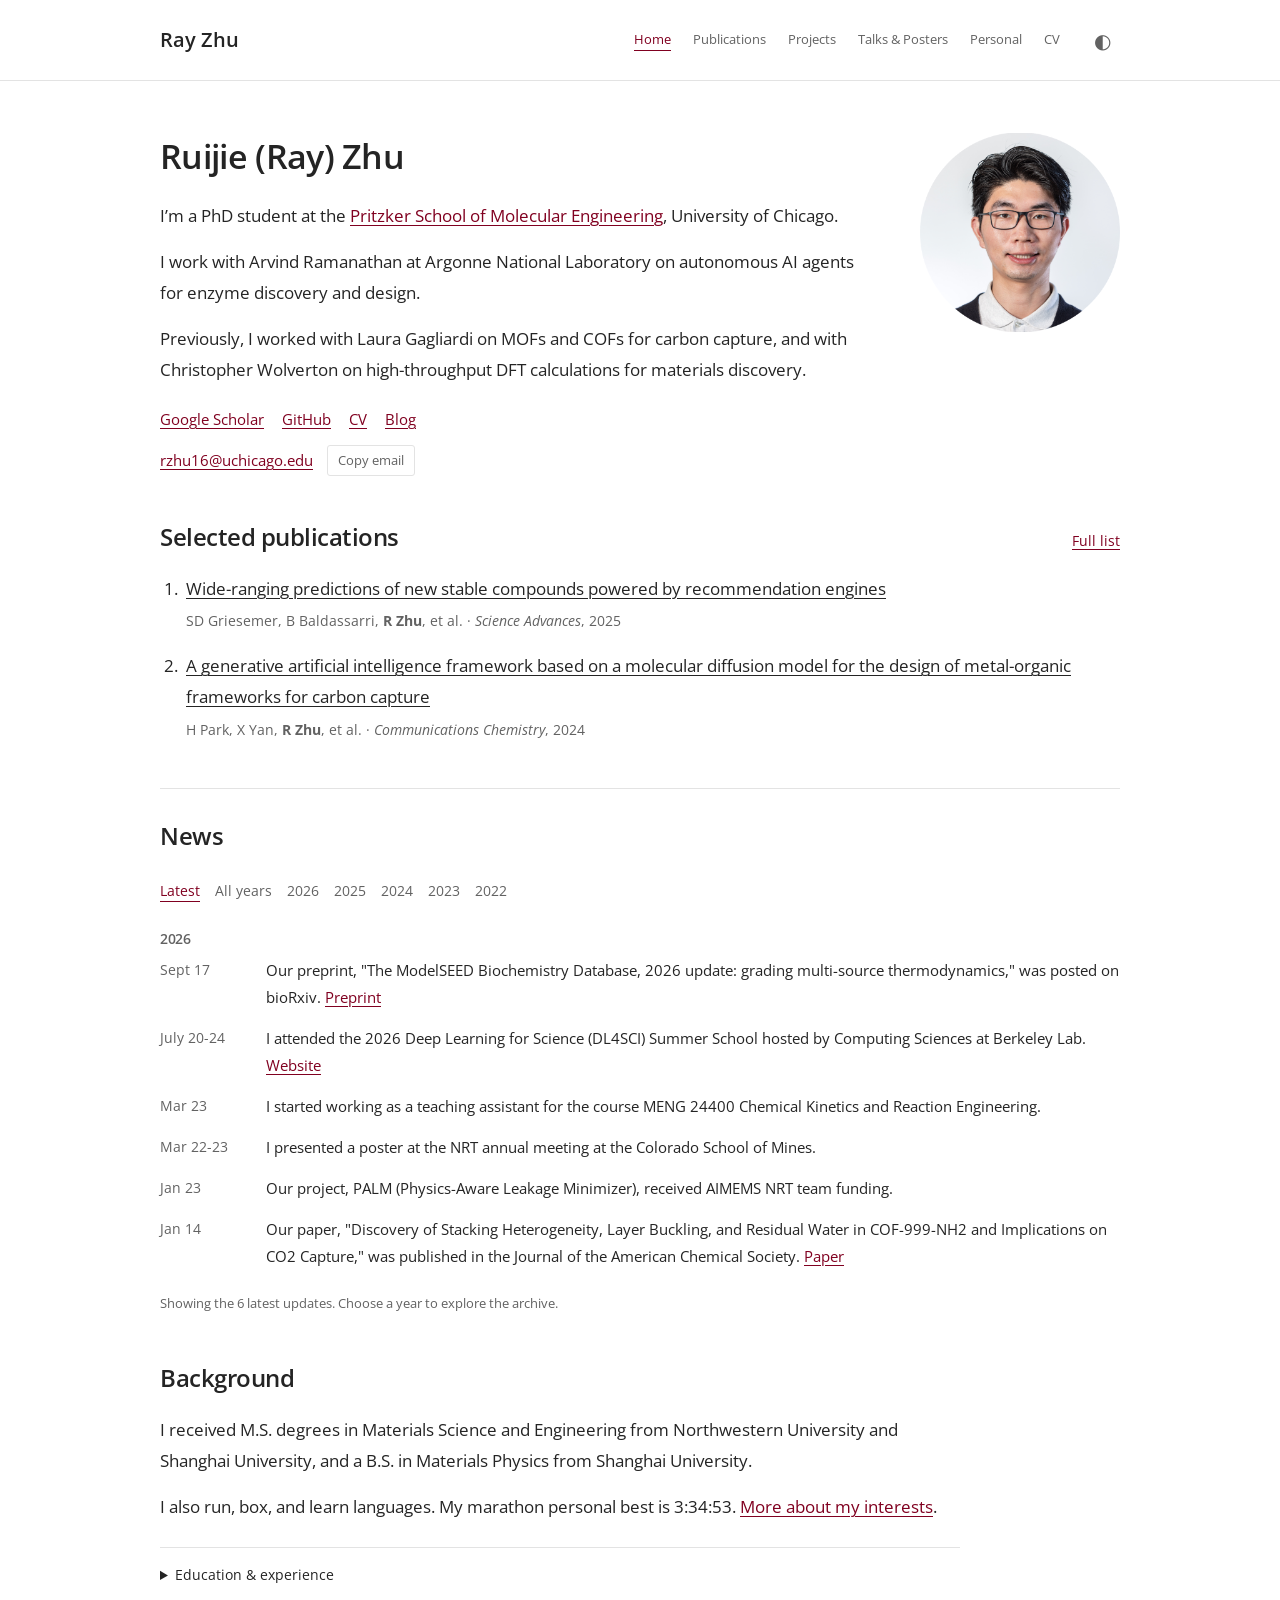
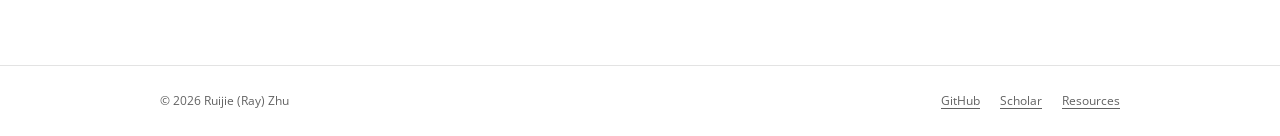
<file: index.html>
<!DOCTYPE html>
<html lang="en">
<head>
    <meta charset="UTF-8">
    <meta name="viewport" content="width=device-width, initial-scale=1.0">
    <meta name="description" content="Ruijie (Ray) Zhu - PhD student at UChicago Pritzker School of Molecular Engineering. Research in agentic AI for biological systems, computational design of MOFs and COFs.">
    <meta property="og:title" content="Ruijie (Ray) Zhu - Home">
    <meta property="og:description" content="PhD student at UChicago PME. Research in agentic AI, computational materials science, and machine learning.">
    <meta property="og:type" content="website">
    <meta property="og:image" content="https://www.ruijiezhu.us/assets/photos/profile.png">
    <title>Ray Zhu — Home</title>
    <link rel="icon" type="image/svg+xml" href="favicon.svg">
    <meta name="color-scheme" content="light dark">
    <script src="theme-init.js"></script>
    <link rel="stylesheet" href="styles.css">
    <link rel="preconnect" href="https://fonts.googleapis.com">
    <link rel="preconnect" href="https://fonts.gstatic.com" crossorigin>
    <link href="https://fonts.googleapis.com/css2?family=Open+Sans:wght@300;400;500;600;700&display=swap" rel="stylesheet">
    <script type="application/ld+json">
    {
        "@context": "https://schema.org",
        "@type": "Person",
        "name": "Ruijie (Ray) Zhu",
        "url": "https://www.ruijiezhu.us",
        "jobTitle": "PhD Student",
        "affiliation": {
            "@type": "Organization",
            "name": "Pritzker School of Molecular Engineering, University of Chicago"
        },
        "alumniOf": [
            {
                "@type": "Organization",
                "name": "Northwestern University"
            },
            {
                "@type": "Organization",
                "name": "Shanghai University"
            }
        ],
        "knowsAbout": ["Computational Materials Science", "Machine Learning", "Metal-Organic Frameworks", "Agentic AI"]
    }
    </script>
</head>
<body>
    <a class="skip-to-content" href="#main-content">Skip to content</a>

    <header class="site-header">
        <div class="header-inner">
            <a href="index.html" class="site-title" aria-label="Ray Zhu, home">Ray Zhu</a>
            <nav class="site-nav" aria-label="Main navigation">
                <button class="nav-toggle" id="nav-toggle" type="button" aria-label="Open navigation" aria-expanded="false" aria-controls="nav-links">Menu <span aria-hidden="true">☰</span></button>
                <ul class="nav-links" id="nav-links">
                    <li><a href="index.html" class="active" aria-current="page">Home</a></li>
                    <li><a href="publications.html">Publications</a></li>
                    <li><a href="project.html">Projects</a></li>
                    <li><a href="poster.html">Talks & Posters</a></li>
                    <li><a href="hobby.html">Personal</a></li>
                    <li><a href="resume.html">CV</a></li>
                </ul>
                <button class="theme-toggle" id="theme-toggle" type="button" aria-label="Switch to dark mode"><span aria-hidden="true">◐</span></button>
            </nav>
        </div>
    </header>

    <main id="main-content" class="content home-page">
        <section class="section intro-section" aria-labelledby="intro-title">
            <div class="intro-layout">
                <div class="intro-text">
                    <h1 id="intro-title">Ruijie (Ray) Zhu</h1>
                    <p>I’m a PhD student at the <a href="https://pme.uchicago.edu/" target="_blank" rel="noopener">Pritzker School of Molecular Engineering</a>, University of Chicago.</p>
                    <p>I work with Arvind Ramanathan at Argonne National Laboratory on autonomous AI agents for enzyme discovery and design.</p>
                    <p>Previously, I worked with Laura Gagliardi on MOFs and COFs for carbon capture, and with Christopher Wolverton on high-throughput DFT calculations for materials discovery.</p>
                    <div class="social-links" aria-label="Profiles and CV">
                        <a href="https://scholar.google.com/citations?user=3KJaM3sAAAAJ&amp;hl=en" target="_blank" rel="noopener">Google Scholar</a>
                        <a href="https://github.com/Ray16" target="_blank" rel="noopener">GitHub</a>
                        <a href="assets/pdfs/Resume.pdf" target="_blank" rel="noopener">CV</a>
                        <a href="https://medium.com/@rayzhu97" target="_blank" rel="noopener">Blog</a>
                    </div>
                    <div class="email-contact">
                        <a id="email-address" href="mailto:rzhu16@uchicago.edu">rzhu16@uchicago.edu</a>
                        <button id="copy-email" type="button" hidden>Copy email</button>
                        <span id="email-status" role="status" aria-live="polite"></span>
                    </div>
                </div>
                <figure class="intro-photo">
                    <picture><img src="assets/photos/profile.png" alt="Ruijie (Ray) Zhu" width="1280" height="1273" fetchpriority="high"></picture>
                </figure>
            </div>
        </section>

        <section class="section selected-section" aria-labelledby="selected-heading">
            <div class="section-heading"><h2 id="selected-heading">Selected publications</h2><a href="publications.html">Full list</a></div>
            <ol class="selected-papers">
                <li><a href="https://www.science.org/doi/full/10.1126/sciadv.adq1431" target="_blank" rel="noopener">Wide-ranging predictions of new stable compounds powered by recommendation engines</a><p>SD Griesemer, B Baldassarri, <strong>R Zhu</strong>, et al. · <em>Science Advances</em>, 2025</p></li>
                <li><a href="https://www.nature.com/articles/s42004-023-01090-2" target="_blank" rel="noopener">A generative artificial intelligence framework based on a molecular diffusion model for the design of metal-organic frameworks for carbon capture</a><p>H Park, X Yan, <strong>R Zhu</strong>, et al. · <em>Communications Chemistry</em>, 2024</p></li>
            </ol>
        </section>

        <section class="section news-section">
            <div class="section-heading"><h2 class="news-title">News</h2></div>

            <div class="news-filter" role="group" aria-label="Filter news by year">
                <button class="news-filter-btn active" data-year="recent" aria-pressed="true">Latest</button>
                <button class="news-filter-btn" data-year="all" aria-pressed="false">All years</button>
                <button class="news-filter-btn" data-year="2026" aria-pressed="false">2026</button>
                <button class="news-filter-btn" data-year="2025" aria-pressed="false">2025</button>
                <button class="news-filter-btn" data-year="2024" aria-pressed="false">2024</button>
                <button class="news-filter-btn" data-year="2023" aria-pressed="false">2023</button>
                <button class="news-filter-btn" data-year="2022" aria-pressed="false">2022</button>
            </div>

            <div class="news-year-group" data-year="2026">
                <h3 class="news-year">2026</h3>
                <p><time datetime="2026-09-17">Sept 17</time> - Our preprint, "The ModelSEED Biochemistry Database, 2026 update: grading multi-source thermodynamics," was posted on bioRxiv. <a href="https://www.biorxiv.org/content/10.64898/2026.09.15.751859.abstract" target="_blank" rel="noopener">Preprint</a></p>
                <p><time datetime="2026-07-20">July 20-24</time> - I attended the 2026 Deep Learning for Science (DL4SCI) Summer School hosted by Computing Sciences at Berkeley Lab. <a href="https://dl4sci-school.lbl.gov/home" target="_blank" rel="noopener">Website</a></p>
                <p><time datetime="2026-03-23">Mar 23</time> - I started working as a teaching assistant for the course MENG 24400 Chemical Kinetics and Reaction Engineering.</p>
                <p><time datetime="2026-03-22">Mar 22-23</time> - I presented a poster at the NRT annual meeting at the Colorado School of Mines.</p>
                <p><time datetime="2026-01-23">Jan 23</time> - Our project, PALM (Physics-Aware Leakage Minimizer), received AIMEMS NRT team funding.</p>
                <p><time datetime="2026-01-14">Jan 14</time> - Our paper, "Discovery of Stacking Heterogeneity, Layer Buckling, and Residual Water in COF-999-NH2 and Implications on CO2 Capture," was published in the Journal of the American Chemical Society. <a href="https://doi.org/10.1021/jacs.5c18608" target="_blank" rel="noopener">Paper</a></p>
                <p><time datetime="2026-01">January</time> - I completed my research mentorship with three middle school students at Francis W. Parker School for the Presidential AI Challenge.</p>
            </div>

            <div class="news-year-group" data-year="2025">
                <h3 class="news-year">2025</h3>
                <p><time datetime="2025-11">November</time> - I started as a visiting student subcontractor at Argonne National Laboratory, working with Arvind Ramanathan on enzyme discovery and design.</p>
                <p><time datetime="2025-09">September</time> - I began developing autonomous AI agents for enzyme design with Arvind Ramanathan.</p>
                <p><time datetime="2025-07-07">July 7-9</time> - I attended the CECAM-US-CENTRAL 2025 Conference Machine Learning Advances for Molecular and Materials Property Prediction at the University of Notre Dame.</p>
                <p><time datetime="2025-07-07">July 7</time> - I started serving as a reviewer for the journal Machine Learning: Science and Technology.</p>
                <p><time datetime="2025-06-25">June 25-27</time> - I attended the AI4Chemistry Summit at NYU.</p>
                <p><time datetime="2025-06-23">June 23</time> - Our collaborative paper "Bayesian Optimization Hackathon for Chemistry and Materials" was posted on ChemRxiv. <a href="https://chemrxiv.org/engage/chemrxiv/article-details/684a100a1a8f9bdab5a80a26" target="_blank" rel="noopener">Link</a></p>
                <p><time datetime="2025-06-21">June 21</time> - Our team PolymerSphere started working on the Open Polymer Challenge.</p>
                <p><time datetime="2025-06-14">June 14</time> - I started working as a research assistant in Dr. Arvind Ramanathan's lab at Argonne.</p>
                <p><time datetime="2025-05-18">May 18</time> - I finished Life Time Chicago Spring Half in 98th place with a finish time of 1:29:57.</p>
                <p><time datetime="2025-05-09">May 9</time> - Our team, Catalyze Q, was featured on the Polsky Center website. <a href="https://polsky.uchicago.edu/2025/05/09/21-teams-tackling-innovations-in-quantum-healthcare-ai-and-more-take-first-steps-toward-commercialization/" target="_blank" rel="noopener">Link</a></p>
                <p><time datetime="2025-04-28">Apr 28</time> - Our paper "Cartesian Equivariant Representations for Learning and Understanding Molecular Orbitals" was posted on ChemRxiv. <a href="https://chemrxiv.org/engage/chemrxiv/article-details/680be389e561f77ed4d5ff22" target="_blank" rel="noopener">Link</a></p>
                <p><time datetime="2025-04-15">Apr 15-29</time> - I participated in the AI + Science Hackathon hosted by the Data Science Institute at UChicago.</p>
                <p><time datetime="2025-03-26">Mar 26</time> - I started serving as professional development chair of the Society of Asian Scientists and Engineers (SASE) UChicago chapter.</p>
                <p><time datetime="2025-01-06">Jan 6</time> - Our paper "A generative artificial intelligence framework based on a molecular diffusion model for the design of metal-organic frameworks for carbon capture" was included in Communications Chemistry’s 2024 Editors' Highlights Collection. <a href="https://www.nature.com/collections/ahijedadcf" target="_blank" rel="noopener">Link</a></p>
                <p><time datetime="2025-01-06">Jan 6</time> - I started working as a research assistant in the PME department at UChicago.</p>
                <p><time datetime="2025-01-03">Jan 3</time> - Our paper "Wide-ranging predictions of new stable compounds powered by recommendation engines" was published in Science Advances. <a href="https://www.science.org/doi/full/10.1126/sciadv.adq1431" target="_blank" rel="noopener">Link</a></p>
            </div>

            <div class="news-year-group" data-year="2024">
                <h3 class="news-year">2024</h3>
                <p><time datetime="2024-12-03">Dec 3-6</time> - I visited UC Berkeley to discuss my ongoing research project.</p>
                <p><time datetime="2024-11-26">Nov 26</time> - Our collaborative paper "Reflections from the 2024 Large Language Model (LLM) Hackathon for Applications in Materials Science and Chemistry" was posted on arXiv. <a href="https://arxiv.org/pdf/2411.15221" target="_blank" rel="noopener">Link</a></p>
                <p><time datetime="2024-11-25">Nov 25-27</time> - I attended Chem AI satellite events. <a href="https://www.acnetwork.nl/chemai#event" target="_blank" rel="noopener">Link</a></p>
                <p><time datetime="2024-11-24">Nov 24</time> - I finished my first marathon in 3:34:53 during the Philadelphia Marathon weekend. <a href="https://drive.google.com/file/d/1-i9LrEKk-AhQtTcShi9JIH2sls6sFC5T/view" target="_blank" rel="noopener">Certificate</a> <a href="https://www.philadelphiamarathon.com/" target="_blank" rel="noopener">Link</a></p>
                <p><time datetime="2024-10-30">Oct 30</time> - The Climate Frontiers: Energy and Climate event was hosted at UChicago. <a href="https://climatefrontiers.event.uchicago.edu/" target="_blank" rel="noopener">Link</a></p>
                <p><time datetime="2024-10-29">Oct 29-31</time> - I attended the 2024 ALCF Hands-on HPC Workshop at Argonne. <a href="https://www.alcf.anl.gov/events/2024-alcf-hands-hpc-workshop" target="_blank" rel="noopener">Link</a></p>
                <p><time datetime="2024-10-18">Oct 18</time> - The first session of the I-Corps program at the Polsky Center started.</p>
                <p><time datetime="2024-10-11">Oct 11</time> - I became a mentor in the Global Mentor Network program at UChicago I-House. <a href="https://ihouse.uchicago.edu/living/global_mentorship_network/" target="_blank" rel="noopener">Link</a></p>
                <p><time datetime="2024-10-10">Oct 10–11</time> - I attended the AI for Multidisciplinary Exploration and Discovery (AIMED) Workshop on Heterogeneous Catalysis. <a href="https://aimedx.github.io/hetcat/#program" target="_blank" rel="noopener">Link</a></p>
                <p><time datetime="2024-10-01">Oct 1 - Nov 12</time> - I attended the ALCF Intro to AI-driven Science on Supercomputers workshop. <a href="https://www.alcf.anl.gov/alcf-ai-science-training-series" target="_blank" rel="noopener">Link</a></p>
                <p><time datetime="2024-09-29">Sept 29</time> - I finished my first half marathon in 1:43:25 during the 2024 HOKA Life Time Chicago Half Marathon. <a href="https://track.rtrt.me/e/LT-CHICAGO-HALF-2024#/tracker/RMKAW3RE/focus" target="_blank" rel="noopener">Link</a></p>
                <p><time datetime="2024-09-27">Sept 27</time> - I presented a poster on behalf of the Gagliardi group during PME orientation week.</p>
                <p><time datetime="2024-09-24">Sept 24-25</time> - I presented a poster at the CD4DC All Hands Meeting. <a href="https://cd4dc.center.uchicago.edu/ahmeetings/" target="_blank" rel="noopener">Link</a></p>
                <p><time datetime="2024-09-19">Sept 19</time> - Our team, CatalyzeQ, was selected to participate in the Polsky I-Corps program. <a href="https://polsky.uchicago.edu/programs-events/polsky-i-corps/" target="_blank" rel="noopener">Link</a></p>
                <p><time datetime="2024-09-13">Sept 13</time> - I attended the 1st Midwest MOF conference. <a href="https://www.midwestmofconference.com/" target="_blank" rel="noopener">Link</a></p>
                <p><time datetime="2024-09-07">Sept 7</time> - I finished in 28th place (39:29) in the Run Mag Mile Chicago 10k run. <a href="https://raceday.enmotive.com/#/events/2024-run-mag-mile-10k-5k/registrants/95eedf3e-052a-42c6-b2b4-c4ae1b8bab90" target="_blank" rel="noopener">Link</a> <a href="https://drive.google.com/file/d/15Tx9yUv4PtRT-i_Ac3XZGLpPSgOAXgyF/view" target="_blank" rel="noopener">Certificate</a></p>
                <p><time datetime="2024-09-02">Sept 2</time> - I started as an NSF-NRT AIMEMS trainee. <a href="https://www.nrt.pme.uchicago.edu/program" target="_blank" rel="noopener">Link</a></p>
                <p><time datetime="2024-08-06">Aug 6-7</time> - I attended the NCHC end-to-end LLM bootcamp hosted by the National Center for High-performance Computing. <a href="https://www.openhackathons.org/s/siteevent/a0CUP00000L45Bx2AJ/se000345" target="_blank" rel="noopener">Link</a></p>
                <p><time datetime="2024-07-31">July 31</time> - I was accepted as an NSF-NRT AIMEMS trainee. <a href="https://www.nrt.pme.uchicago.edu/program" target="_blank" rel="noopener">Link</a></p>
                <p><time datetime="2024-07-23">July 23-24</time> - I attended "AI For Science and Nobel Turing Challenge Initiative Conference". <a href="https://ai4science.sg/ai4sci%2Fntci-conf" target="_blank" rel="noopener">Link</a></p>
                <p><time datetime="2024-07-17">July 17-18</time> - I attended the Artificial Intelligence for Materials Science (AIMS) workshop at NIST. <a href="https://www.nist.gov/news-events/events/2024/07/2024-artificial-intelligence-materials-science-aims-workshop" target="_blank" rel="noopener">Link</a></p>
                <p><time datetime="2024-07-15">July 15-17</time> - I attended the "Frontiers on Computational Reaction Prediction" workshop hosted by CECAM. <a href="https://www.cecam.org/workshop-details/frontiers-of-computational-reaction-prediction-1348#:~:text=Achieving%20further%20breakthroughs%20that%20generalize,optimization%2C%20microkinetic%20modeling%2C%20and%20generative" target="_blank" rel="noopener">Link</a></p>
                <p><time datetime="2024-07-09">July 9-13</time> - I attended "Summer Virtual Workshop on Machine Learning Performance and Scalability" hosted by NCA Delta Project Office.</p>
                <p><time datetime="2024-07-08">July 8-26</time> - I attended the SciFM Summer School organized by the University of Michigan and Argonne. <a href="https://scifm.ai/summer_school.html" target="_blank" rel="noopener">Link</a></p>
                <p><time datetime="2024-07-03">July 3</time> - Our team (Agent 47 Materials) won first place in the AI4Science Hackathon. <a href="https://ai4science.io/home_zh.html" target="_blank" rel="noopener">Link</a> <a href="https://drive.google.com/file/d/1XassXmJ7qTkqrutXxbYdYjT_inDI_Qnv/view" target="_blank" rel="noopener">Slides</a></p>
                <p><time datetime="2024-06-28">June 28</time> - I attended "Crash Course in Supercomputing" hosted by LBNL. <a href="https://www.nersc.gov/users/training/events/2024/hpc-crash-course-jun2024" target="_blank" rel="noopener">Link</a></p>
                <p><time datetime="2024-06-26">June 26</time> - Our team advanced to the final round of the AI4Science Hackathon. <a href="https://github.com/oytang/Agent47-Material" target="_blank" rel="noopener">Code</a> <a href="https://ai4science.io/home.html" target="_blank" rel="noopener">Website</a></p>
                <p><time datetime="2024-06-26">June 26</time> - I attended "Expanding AI and next generation simulation tools to accelerate scientific discovery" hosted by C&amp;EN and Microsoft. <a href="https://drive.google.com/file/d/1aKDPWeQGOj_Hz6DfG1SAPdSa-SfjaO74/view" target="_blank" rel="noopener">Link</a></p>
                <p><time datetime="2024-06-25">June 25-26</time> - I attended "Future of Materials Discovery Workshop" hosted by University College London. <a href="https://sites.google.com/view/future-of-materials-discovery/home?authuser=0" target="_blank" rel="noopener">Link</a></p>
                <p><time datetime="2024-06-14">June 14</time> - I completed my first paper review for the journal Transactions on Knowledge Discovery from Data.</p>
                <p><time datetime="2024-06-13">June 13</time> - I participated in the AI4S Cup - OpenLAM Challenge - LAM Crystal Philately. <a href="https://www.bohrium.com/en/competitions/8821838186?tab=introduce" target="_blank" rel="noopener">Link</a></p>
                <p><time datetime="2024-06-11">June 11</time> - I joined the Catalyst Design for Decarbonization Center (CD4DC), funded by the DOE. <a href="https://cd4dc.center.uchicago.edu/people/" target="_blank" rel="noopener">Link</a></p>
                <p><time datetime="2024-06-10">June 10</time> - Our work appeared in the June 2024 DOE NETL Carbon Capture Newsletter. <a href="https://netl.doe.gov/sites/default/files/publication/NETL-June-2024-Carbon-Capture-Newsletter.pdf" target="_blank" rel="noopener">Link</a></p>
                <p><time datetime="2024-06-10">June 10-14</time> - I remotely attended the AI&equiv;Science: Strengthening the Bond Between the Sciences and Artificial Intelligence Workshop hosted by the Simons Institute. <a href="https://simons.berkeley.edu/workshops/aiscience-strengthening-bond-between-sciences-artificial-intelligence" target="_blank" rel="noopener">Link</a></p>
                <p><time datetime="2024-05-30">May 30</time> - I scored 98 in TOPIK II 2024. <a href="https://drive.google.com/file/d/1kuPDvWdYxSCmh-yP9-8VWE53ICftO065/view" target="_blank" rel="noopener">Certificate</a></p>
                <p><time datetime="2024-05-27">May 27</time> - I wrote a blog post titled "Hackathon 101". <a href="https://ray-zhu.ghost.io/hackathon-101/" target="_blank" rel="noopener">Blog</a></p>
                <p><time datetime="2024-05-24">May 24</time> - I wrote a blog post titled "How we won reincarnate prize for LLM hackathon for applications in materials and chemistry 2024". <a href="https://ray-zhu.ghost.io/llmy_way/" target="_blank" rel="noopener">Blog</a></p>
                <p><time datetime="2024-05-13">May 13-17</time> - I attended the "Data Sciences for Mesoscale and Macroscale Materials Models" workshop organized by the Institute for Mathematical and Statistical Innovation (IMSI) at the University of Chicago. <a href="https://www.imsi.institute/activities/data-driven-materials-informatics/data-sciences-for-mesoscale-and-macroscale-materials-models/" target="_blank" rel="noopener">Link</a></p>
                <p><time datetime="2024-05-10">May 10</time> - Our team won the "reincarnate prize" at the LLM Hackathon. <a href="https://medium.com/@blaiszik/llms-to-accelerate-discovery-in-materials-science-and-chemistry-refections-on-a-hackathon-b8364ca32242" target="_blank" rel="noopener">Medium</a> <a href="https://github.com/llmhackathon" target="_blank" rel="noopener">Code</a></p>
                <p><time datetime="2024-05-09">May 9</time> - We successfully completed the AI+Science hackathon. <a href="https://github.com/Ray16/ai-sci-hackathon-2024-molecular-nexus" target="_blank" rel="noopener">Code</a> <a href="https://drive.google.com/file/d/1T691MLxk3H7vljk_Yr_jlg427a08m1Z6/view" target="_blank" rel="noopener">Slides</a> <a href="https://drive.google.com/file/d/1oZBPNKOGnk7Bu4-bG-2tfbSvn53wcBas/view" target="_blank" rel="noopener">Certificate</a></p>
                <p><time datetime="2024-05-08">May 8-9</time> - I participated in the Large Language Model (LLM) Hackathon for applications in chemistry and materials science. <a href="https://www.eventbrite.com/e/llm-hackathon-for-applications-in-materials-and-chemistry-tickets-868303598437" target="_blank" rel="noopener">Link</a></p>
                <p><time datetime="2024-05-06">May 6-9</time> - I participated in the AI+Science Hackathon organized by the Data Science Institute (DSI) at the University of Chicago. <a href="https://datascience.uchicago.edu/events/aiscience-hackathon/" target="_blank" rel="noopener">Link</a></p>
                <p><time datetime="2024-04-30">Apr 30</time> - Our working paper "Deep Learning for Molecular Orbitals" was posted on ChemRxiv. <a href="https://chemrxiv.org/engage/chemrxiv/article-details/662ee02121291e5d1df872da" target="_blank" rel="noopener">Link</a></p>
                <p><time datetime="2024-04-22">Apr 22 - May 6</time> - I participated in MLMR's annual materials informatics competition 2024.</p>
                <p><time datetime="2024-04-22">April 22-26</time> - I attended the "Learning Collective Variables and Coarse-Grained Models" workshop organized by the Institute for Mathematical and Statistical Innovation (IMSI) at the University of Chicago. <a href="https://www.imsi.institute/activities/data-driven-materials-informatics/learning-collective-variables-and-coarse-grained-models/" target="_blank" rel="noopener">Link</a></p>
                <p><time datetime="2024-04-08">April 8-12</time> - I attended the "Machine Learning Force Fields" workshop organized by the Institute for Mathematical and Statistical Innovation (IMSI) at the University of Chicago. <a href="https://www.imsi.institute/activities/data-driven-materials-informatics/machine-learning-force-fields/" target="_blank" rel="noopener">Link</a></p>
                <p><time datetime="2024-03-29">Mar 29</time> - Our team placed sixth in the Bayesian Optimization Hackathon. We found that Thompson sampling was twice as efficient in finding high-performing metal-organic framework (MOF) candidates compared to random sampling. <a href="https://github.com/AC-BO-Hackathon/real-world-pme-no-hikari" target="_blank" rel="noopener">Code</a> <a href="https://ac-bo-hackathon.github.io/projects/project-09-pme-no-hikari/" target="_blank" rel="noopener">Link</a></p>
                <p><time datetime="2024-03-27">Mar 27-29</time> - I participated in the Bayesian Optimization Hackathon for Chemistry and Materials organized by the Acceleration Consortium at the University of Toronto. <a href="https://ac-bo-hackathon.github.io/" target="_blank" rel="noopener">Link</a> <a href="https://github.com/AC-BO-Hackathon/real-world-pme-no-hikari" target="_blank" rel="noopener">GitHub</a> <a href="https://www.youtube.com/watch?v=l0aVZDMwIMU" target="_blank" rel="noopener">YouTube</a> <a href="https://drive.google.com/file/d/1T4FnphOViLm7uFTTNbFMfZBs-r0cWuP1/view?pli=1" target="_blank" rel="noopener">Slides</a></p>
                <p><time datetime="2024-03-25">Mar 25-29</time> - I attended the "Machine Learning in Electronic-Structure Theory" workshop organized by the Institute for Mathematical and Statistical Innovation (IMSI) at the University of Chicago. <a href="https://www.imsi.institute/activities/data-driven-materials-informatics/machine-learning-in-electronic-structure-theory/" target="_blank" rel="noopener">Link</a></p>
                <p><time datetime="2024-03-11">Mar 11-15</time> - I attended the "Materials Informatics: Tutorials and Hands-On" workshop organized by the Institute for Mathematical and Statistical Innovation (IMSI) at the University of Chicago. <a href="https://www.imsi.institute/activities/data-driven-materials-informatics/materials-informatics-tutorials-and-hands-on/" target="_blank" rel="noopener">Link</a></p>
                <p><time datetime="2024-03-01">Mar 1</time> - I presented my Classical Molecular and Materials Modeling term project. <a href="https://www.youtube.com/watch?v=LE7n3lz_0Iw" target="_blank" rel="noopener">YouTube</a></p>
                <p><time datetime="2024-02-14">Feb 14</time> - I presented a poster at the PME admitted student visit weekend.</p>
                <p><time datetime="2024-02-14">Feb 14</time> - Our work on isoreticular design of pcu MOFs for CO2 capture was published in Nature Communications Chemistry. <a href="https://www.nature.com/articles/s42004-023-01090-2" target="_blank" rel="noopener">Link</a> <a href="https://communities.springernature.com/posts/generative-ai-and-gpu-accelerated-computing-accelerate-the-discovery-of-future-energy-materials" target="_blank" rel="noopener">Behind the paper</a></p>
                <p><time datetime="2024-02-09">Feb 9</time> - Our Argonne team won HPCwire’s Editors’ Choice Award for Best Use of High-Performance Data Analysis &amp; Artificial Intelligence. <a href="https://www.hpcwire.com/off-the-wire/argonne-computing-research-wins-accolades/" target="_blank" rel="noopener">Link</a></p>
                <p><time datetime="2024-02-09">Feb 9</time> - I made a poster for the PME Lunar New Year celebration. <a href="https://drive.google.com/file/d/1dCipgt9k_0-EaUfHgg2mfjCZ7JXmfd-P/view" target="_blank" rel="noopener">Link</a></p>
                <p><time datetime="2024-02-07">Feb 7</time> - Our work on MOF+AI was featured in Argonne News. <a href="https://www.anl.gov/article/argonne-computing-research-wins-accolades" target="_blank" rel="noopener">Link</a></p>
                <p><time datetime="2024-01-05">Jan 5</time> - I joined the Gagliardi group at the University of Chicago. <a href="https://cd4dc.center.uchicago.edu/" target="_blank" rel="noopener">Link</a></p>
            </div>

            <div class="news-year-group" data-year="2023">
                <h3 class="news-year">2023</h3>
                <p><time datetime="2023-10-17">Oct 17</time> - I delivered a talk at the CD4DC All Hands Meeting at the University of Chicago. <a href="https://drive.google.com/file/d/1K9Yv6NCoct1jTi523gx9C-fu4IpzY8kH/view" target="_blank" rel="noopener">Link</a></p>
                <p><time datetime="2023-09-26">Sept 26</time> - I started my PhD at the Pritzker School of Molecular Engineering (PME) at the University of Chicago.</p>
                <p><time datetime="2023-07-27">July 27</time> - I delivered a talk at the group meeting at LLNL.</p>
                <p><time datetime="2023-07-27">July 27</time> - I delivered a talk at the 2023 Artificial Intelligence for Materials Science (AIMS) meeting. <a href="https://www.nist.gov/news-events/events/2023/07/artificial-intelligence-materials-science-aims-workshop" target="_blank" rel="noopener">Link</a><a href="https://www.youtube.com/watch?v=gXU6pZXFn4E" target="_blank" rel="noopener">Presentation</a></p>
                <p><time datetime="2023-07-18">July 18</time> - I made a YouTube video about Yosemite. <a href="https://www.youtube.com/watch?v=WOPsJRe2Ook" target="_blank" rel="noopener">Link</a></p>
                <p><time datetime="2023-07-13">July 13</time> - I delivered a talk at the Computational Chemistry and Materials Science Summer Institute student meeting.</p>
                <p><time datetime="2023-07-04">July 4</time> - I made a YouTube video about San Francisco. <a href="https://www.youtube.com/watch?v=haESfPFnzu4" target="_blank" rel="noopener">Link</a></p>
                <p><time datetime="2023-06-29">June 29</time> - Our paper "End-to-end AI framework for interpretable prediction of molecular and crystal properties" was published in Machine Learning: Science and Technology. <a href="https://iopscience.iop.org/article/10.1088/2632-2153/acd434" target="_blank" rel="noopener">Link</a></p>
                <p><time datetime="2023-06-28">June 28</time> - The code for GHP-MOFassemble was released on GitHub. <a href="https://github.com/hyunp2/ghp_mof" target="_blank" rel="noopener">Link</a></p>
                <p><time datetime="2023-06-14">June 14</time> - Our paper "GHP-MOFassemble: Diffusion modeling, high throughput screening, and molecular dynamics for rational discovery of novel metal-organic frameworks for carbon capture at scale" was posted on arXiv. <a href="https://arxiv.org/abs/2306.08695" target="_blank" rel="noopener">Link</a></p>
                <p><time datetime="2023-06-05">June 5</time> - I started my internship as a Computational Chemistry and Materials Science (CCMS) Summer Institute Fellow at Lawrence Livermore National Laboratory.</p>
                <p><time datetime="2023-05-31">May 31</time> - I completed my Predoctoral Appointee position at Argonne National Laboratory.</p>
                <p><time datetime="2023-05-22">May 22</time> - The Science Olympiad varsity team I coached at Marie Murphy School finished in sixth place at the national competition. Congrats!</p>
                <p><time datetime="2023-04-25">April 25</time> - The Science Olympiad varsity team I coached at Marie Murphy School advanced to the national competition. Congrats!</p>
                <p><time datetime="2023-04-12">April 12</time> - I delivered a talk at the AIChE Midwest Regional Conference.</p>
                <p><time datetime="2023-04-05">April 5</time> - Our code for our diffusion-model-based metal-organic framework (MOF) generation algorithm for carbon capture was released on GitLab. <a href="https://gitlab.com/ray166/MOF_workflow" target="_blank" rel="noopener">Link</a></p>
                <p><time datetime="2023-04-03">April 3</time> - I accepted a PhD offer from the UChicago Pritzker School of Molecular Engineering.</p>
                <p><time datetime="2023-04-03">April 3</time> - I started as a Predoctoral Appointee at Argonne National Laboratory.</p>
                <p><time datetime="2023-04-02">April 2</time> - I posted my first YouTube video on half marathon training preparation. <a href="https://www.youtube.com/watch?v=VDjwiRCT5aQ" target="_blank" rel="noopener">Video</a></p>
                <p><time datetime="2023-03-12">Mar 12</time> - The Science Olympiad varsity team I coached at Marie Murphy School advanced to the state competition. Congrats!</p>
                <p><time datetime="2023-03-02">Mar 2-4</time> - I visited the Materials Science department at Carnegie Mellon University.</p>
                <p><time datetime="2023-02-23">Feb 23-25</time> - I visited the UChicago Pritzker School of Molecular Engineering. <a href="https://drive.google.com/file/d/1jRCjKbdDBN5EpNQdB40SoO6fILyR-Qud/view" target="_blank" rel="noopener">Photo</a></p>
                <p><time datetime="2023-02-23">Feb 23</time> - I submitted an abstract to the AIChE Midwest Regional Conference. <a href="https://drive.google.com/file/d/1CeE5TU0KiPoZXXHN-Wsewc2m1SwDM8s2/view" target="_blank" rel="noopener">Abstract</a></p>
                <p><time datetime="2023-02-21">Feb 21-23</time> - I presented a poster at the MaRDA Annual Meeting. <a href="https://drive.google.com/file/d/1jRCjKbdDBN5EpNQdB40SoO6fILyR-Qud/view" target="_blank" rel="noopener">Poster</a></p>
                <p><time datetime="2023-02-07">Feb 7</time> - I wrote a blog post about my experience participating in iQuHack 2023. <a href="https://rayzhu97.medium.com/what-i-learned-from-iquhack-2023-92c456067cd5" target="_blank" rel="noopener">Blog</a></p>
                <p><time datetime="2023-01-27">Jan 27-29</time> - I participated in the iQuHack Quantum Computing Hackathon hosted by MIT iQuISE. <a href="https://www.iquise.mit.edu/iQuHACK/2023-01-27" target="_blank" rel="noopener">Website</a> <a href="https://github.com/Ray16/2023_CovalentxIBM/tree/main/team_solutions/Im_ThinQing" target="_blank" rel="noopener">GitHub</a> <a href="https://rayzhu97.medium.com/iquhack-quantum-travel-website-4555a0feb44a" target="_blank" rel="noopener">Blog</a></p>
                <p><time datetime="2023-01-22">Jan 22</time> - I passed JLPT N1. <a href="https://drive.google.com/file/d/1WsH1WhU1g-FXp1LIXwkZTpJaUN1Y9Jcw/view" target="_blank" rel="noopener">Certificate</a></p>
                <p><time datetime="2023-01-19">Jan 19-21</time> - I participated in the Solid-state Materials Chemistry and Data Science Hackathon (SSMCDST) hosted by Lehigh University. <a href="https://drive.google.com/file/d/1GsUdrjdUTQh5gAexi2erCeY1kESDz19o/view" target="_blank" rel="noopener">Final Presentation</a><a href="https://ssmcdat2020.mse.utah.edu/projects/" target="_blank" rel="noopener">Website</a></p>
                <p><time datetime="2023-01-17">Jan 17</time> - I wrote a blog post on my experience as a master’s student in Materials Engineering at Northwestern. <a href="https://rayzhu97.medium.com/what-is-it-like-to-be-a-masters-student-in-materials-science-at-northwestern-part-i-532602e3fdbd" target="_blank" rel="noopener">Blog</a></p>
                <p><time datetime="2023-01-02">Jan 2</time> - I wrote a blog post on my recent work on i-MAX phases. <a href="https://rayzhu97.medium.com/what-are-in-plane-ordered-max-phases-145293a0ce62" target="_blank" rel="noopener">Blog</a></p>
            </div>

            <div class="news-year-group" data-year="2022">
                <h3 class="news-year">2022</h3>
                <p><time datetime="2022-12-27">Dec 27</time> - I shared a blog post about computational materials science.</p>
                <p><time datetime="2022-12-22">Dec 22</time> - Our paper "End-to-end AI Framework for Interpretable Prediction of Molecular and Crystal Properties" was posted on arXiv. <a href="https://arxiv.org/pdf/2212.11317" target="_blank" rel="noopener">Paper</a></p>
                <p><time datetime="2022-12-10">Dec 10</time> - I graduated from Northwestern University with a master’s degree in Materials Science and Engineering.</p>
                <p><time datetime="2022-12-04">Dec 4</time> - I took the Japanese Language Proficiency Test (JLPT) N1.</p>
                <p><time datetime="2022-11-27">Nov 27-Dec 1</time> - I participated in the Battery Informatics &amp; ML Competition hosted by NIST and TRI.</p>
                <p><time datetime="2022-11-24">Nov 24</time> - I started coaching Science Olympiad at Marie Murphy School.</p>
                <p><time datetime="2022-10-08">Oct 8</time> - I finished in 99th place in Abbott Chicago 5k. <a href="https://drive.google.com/file/d/14I3kXi-6gLv31zUFpxnNs9udkay7cHkL/view" target="_blank" rel="noopener">Certificate</a> <a href="https://events.hakuapp.com/events/317e5f2eba1b37a72866/event_results" target="_blank" rel="noopener">Result</a></p>
                <p><time datetime="2022-10-06">Oct 6</time> - I started mentoring students at Nichols Middle School. <a href="https://sites.northwestern.edu/morningmentors/meet-the-mentors/" target="_blank" rel="noopener">Morning Mentor</a></p>
                <p><time datetime="2022-09-28">Sept 28</time> - I contributed to XSEDE and NERSC proposals that were awarded high-performance computing resources.</p>
                <p><time datetime="2022-09-28">Sept 28</time> - I presented a rapid-fire research talk at the QMT Journal Club meeting. <a href="https://docs.google.com/presentation/d/1h_0T1h1DVRgaxm9tVMxPCfCcxigFjV_b/edit?slide=id.p1#slide=id.p1" target="_blank" rel="noopener">Slide</a></p>
                <p><time datetime="2022-08-31">Aug 31</time> - I delivered a group presentation at a Wolverton group meeting. <a href="https://drive.google.com/file/d/1-JdYmYXlbAn9uMkpz-bPd2XAcyPM4irX/view" target="_blank" rel="noopener">Slide</a></p>
                <p><time datetime="2022-08-11">Aug 11</time> - I developed code for calculating site-specific chemical similarity of materials. <a href="https://github.com/Ray16/site-specific-chemical-similarity" target="_blank" rel="noopener">GitHub link</a></p>
                <p><time datetime="2022-08-08">Aug 8-12</time> - I attended the Machine Learning for Materials Research (MLMR) Seminar 2022 hosted by UMD. <a href="https://drive.google.com/file/d/16Tij0B7Es06yjogDTFDeZlL7TwX0Ggqn/view" target="_blank" rel="noopener">Group Picture</a></p>
                <p><time datetime="2022-08-04">Aug 4</time> - I wrote two extractor scripts for materials data visualization on Clowder. <a href="https://drive.google.com/file/d/1f0Th1Jf1QQG0NVvoRO0P9iobGYlOxsBJ/view" target="_blank" rel="noopener">Slide</a></p>
                <p><time datetime="2022-08-01">Aug 1-5</time> - I attended the 2022 MaRDA Summer Hackathon at Georgia Tech. <a href="https://github.com/marda-alliance/MDI-Provider-Integration-Interoperability/wiki/MaRDA-Summer-Hackathon-2022" target="_blank" rel="noopener">GitHub</a> <a href="https://drive.google.com/file/d/1Sh5-iQHYTwAXS3lvaBadifqTmhyrJI16/view" target="_blank" rel="noopener">Photo</a></p>
                <p><time datetime="2022-07-18">July 18</time> - I finished in 38th place in Under Armour Chicago 10K. <a href="https://results.raceroster.com/v3/events/y6hk9r96pzfqmgn4" target="_blank" rel="noopener">Result</a></p>
                <p><time datetime="2022-07-14">July 14</time> - I presented a poster at the Artificial Intelligence for Materials Science (AIMS) Meeting. <a href="https://www.ctcms.nist.gov/~knc6/aims_2022.pdf" target="_blank" rel="noopener">Poster</a> <a href="https://www.youtube.com/watch?v=Shd6XW-QUe4" target="_blank" rel="noopener">Presentation</a></p>
                <p><time datetime="2022-07-13">July 13</time> - I presented a poster at the C3S Symposium. <a href="https://drive.google.com/file/d/1asVf5bnJgKHahOmBycnhv8Z9W_tWlBAP/view" target="_blank" rel="noopener">Poster</a></p>
                <p><time datetime="2022-06-13">June 13</time> - I attended the Argonne Quantum Computing Tutorial.</p>
                <p><time datetime="2022-06-13">June 13</time> - I started my summer internship as a Research Aide Technical at Argonne National Lab.</p>
                <p><time datetime="2022-05-26">May 26-27</time> - I attended the Computational Representation of Materials Workshop hosted by TRI.</p>
                <p><time datetime="2022-05-15">May 15</time> - Our team placed fourth in the Stanford Cleantech Challenge. <a href="https://docs.google.com/presentation/d/1lb3s0FlMTBkRVpVIX-SH7BhJldwAcX8p/edit?slide=id.p1#slide=id.p1" target="_blank" rel="noopener">Slides</a></p>
                <p><time datetime="2022-02-22">Feb 22</time> - I presented a research poster at the Materials Data Alliance (MaRDA) Meeting. <a href="https://sites.google.com/view/ruijie-zhu/project/multichannel-1d-polyconvnet?authuser=0" target="_blank" rel="noopener">Page</a></p>
                <p><time datetime="2022-01-28">Jan 28</time> - Our team won first place in the ALCF AI Hackathon.</p>
            </div>
        </section>
<section class="section about-section" aria-labelledby="about-heading">
            <h2 id="about-heading">Background</h2>
            <p>I received M.S. degrees in Materials Science and Engineering from Northwestern University and Shanghai University, and a B.S. in Materials Physics from Shanghai University.</p>
            <p>I also run, box, and learn languages. My marathon personal best is 3:34:53. <a href="hobby.html">More about my interests</a>.</p>
            <details class="career-details"><summary>Education &amp; experience</summary><div class="career-content">
                    <p><strong>Visiting student subcontractor, Argonne National Laboratory</strong><br>November 2025–present · Advisor: Arvind Ramanathan</p>
                    <p><strong>Research mentor, Francis W. Parker School</strong><br>November 2025–January 2026 · Presidential AI Challenge</p>
                    <p><strong>Graduate student research assistant, University of Chicago</strong><br>September 2023–June 2025 · Advisor: Laura Gagliardi</p>
                    <p><strong>CCMS Summer Institute Fellow, Lawrence Livermore National Laboratory</strong><br>June–August 2023 · Advisor: Fei Zhou</p>
                    <p><strong>Predoctoral appointee, Argonne National Laboratory</strong><br>April–May 2023 · Advisor: Eliu Huerta</p>
                    <p><strong>Research aide technical, Argonne National Laboratory</strong><br>June 2022–March 2023 · Advisor: Eliu Huerta</p>
                    <p><strong>PhD in Molecular Engineering, University of Chicago</strong><br>September 2023–June 2028 (expected)</p>
                    <p><strong>M.S., Materials Science and Engineering, Northwestern University</strong><br>2021–2022</p>
                    <p><strong>M.S., Materials Science and Engineering, Shanghai University</strong><br>2019–2022</p>
                    <p><strong>B.S., Materials Physics, Shanghai University</strong><br>2015–2019</p>
                </div></details>
        </section>
    </main>

    <footer class="site-footer">
        <div class="footer-inner"><p>&copy; 2026 Ruijie (Ray) Zhu </p>
        <div class="footer-links"><a href="https://github.com/Ray16" target="_blank" rel="noopener">GitHub</a><a href="https://scholar.google.com/citations?user=3KJaM3sAAAAJ&amp;hl=en" target="_blank" rel="noopener">Scholar</a><a href="link.html">Resources</a></div></div>
    </footer>

    <script src="nav.js" defer></script>
</body>
</html>
</file>
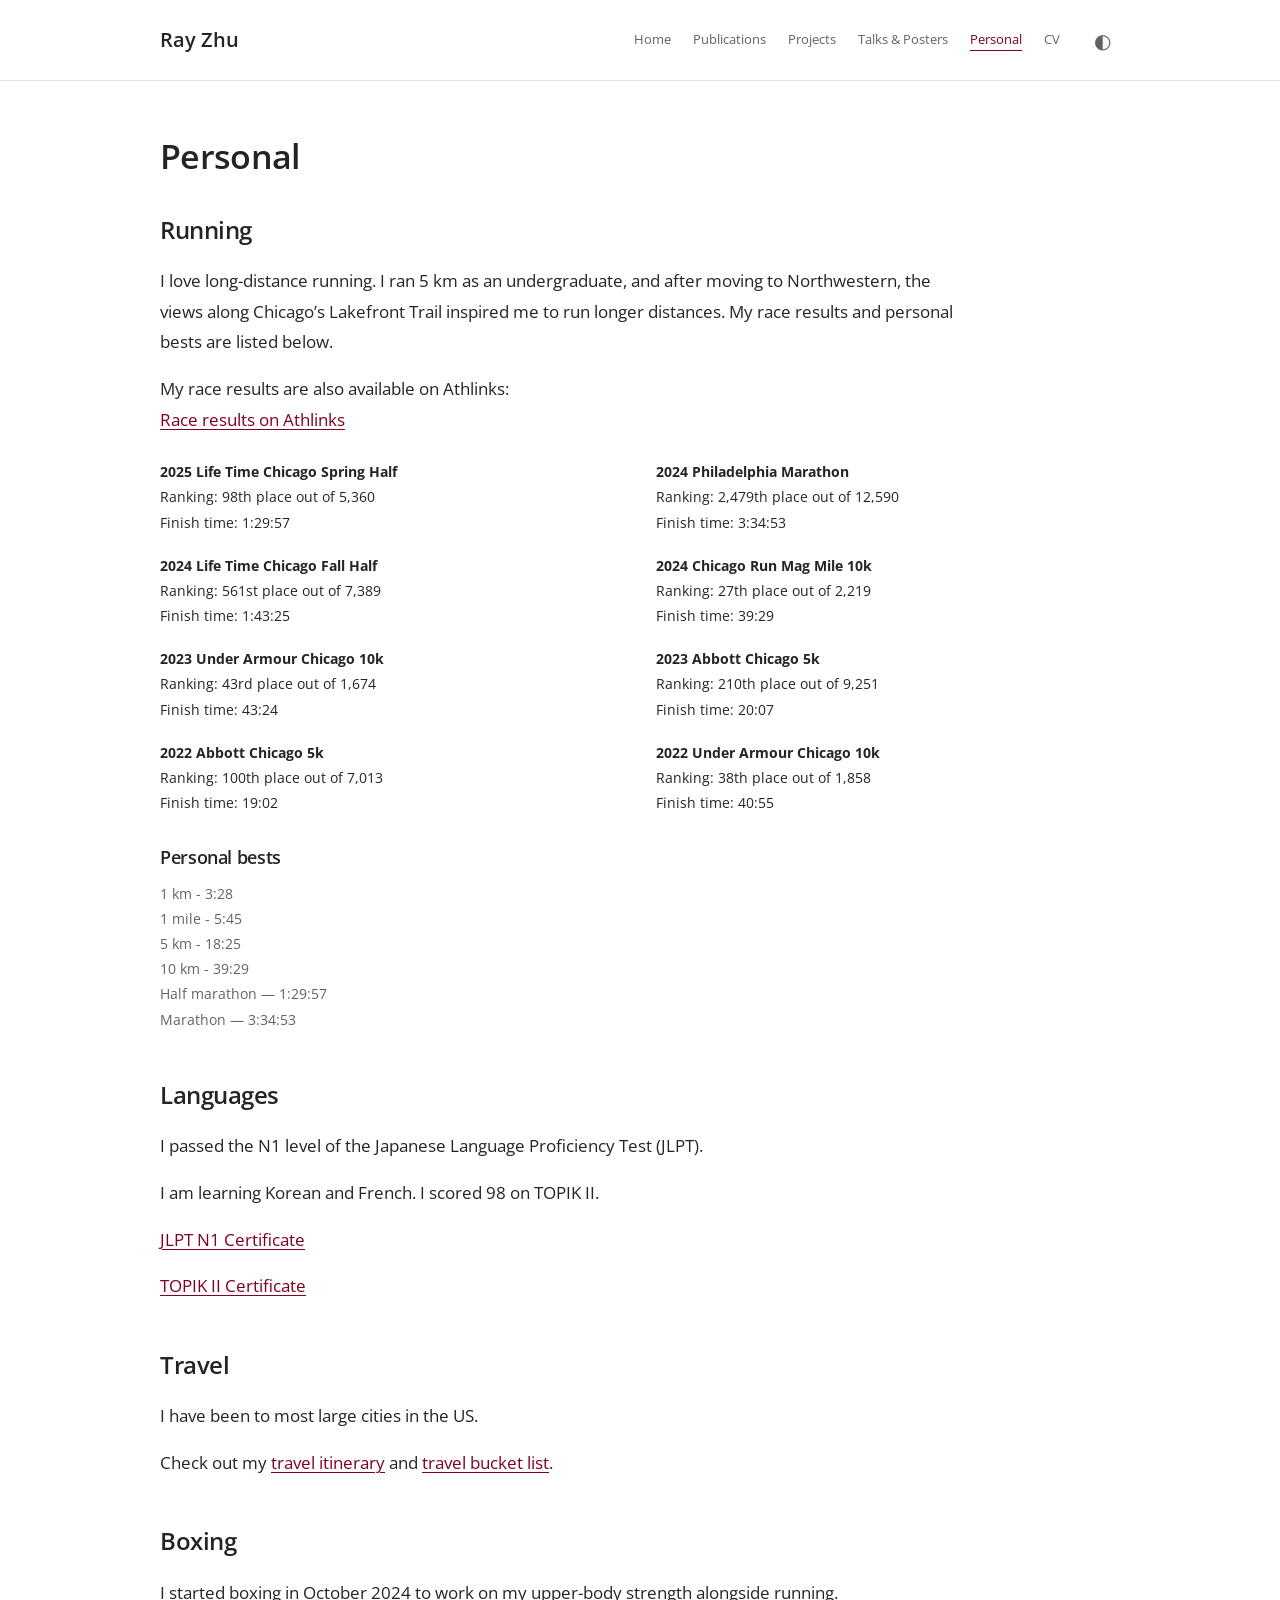
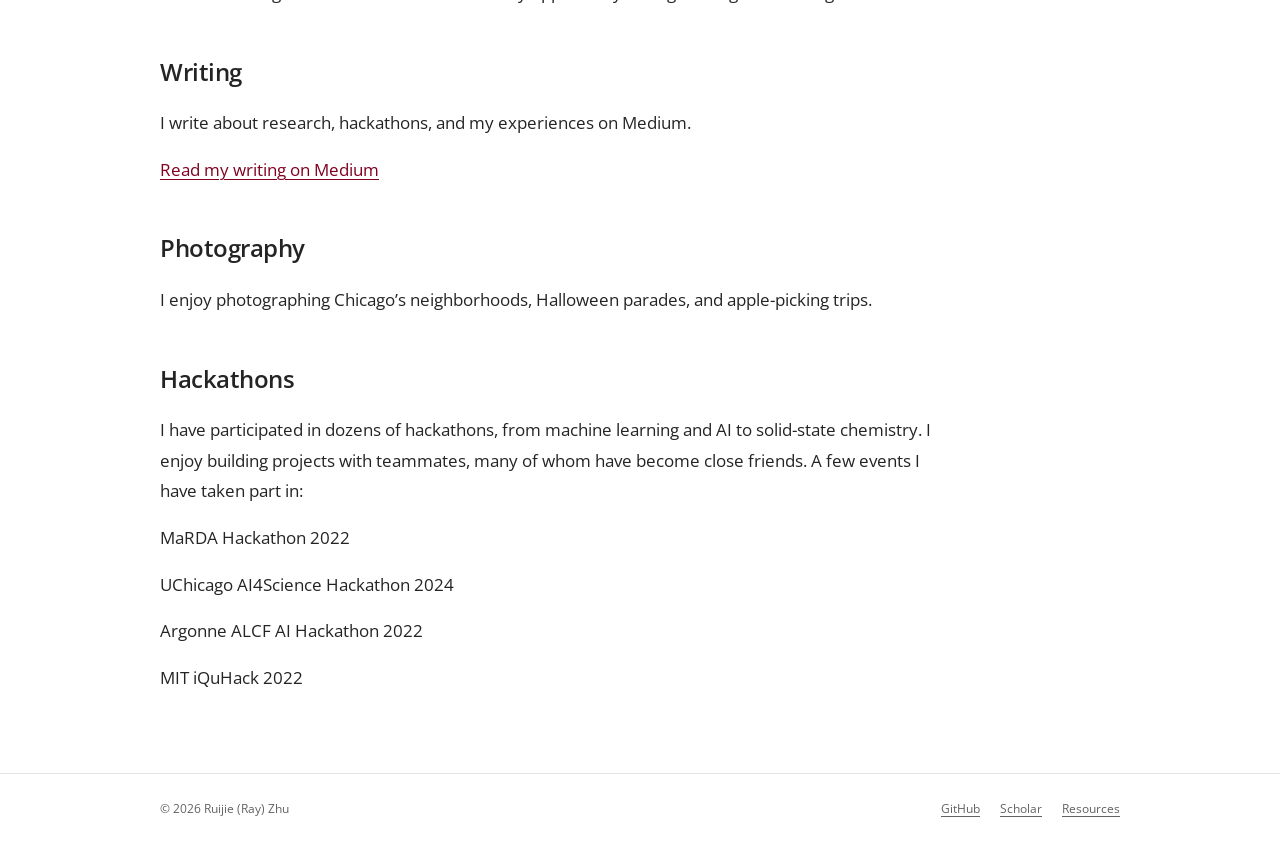
<file: hobby.html>
<!DOCTYPE html>
<html lang="en">
<head>
    <meta charset="UTF-8">
    <meta name="viewport" content="width=device-width, initial-scale=1.0">
    <meta name="description" content="Hobbies of Ruijie (Ray) Zhu - long distance running, languages, travel, boxing, and more.">
    <meta property="og:title" content="Ruijie (Ray) Zhu - Hobbies">
    <meta property="og:description" content="Running, languages, travel, boxing, blogging, and hackathons.">
    <meta property="og:type" content="website">
    <title>Ray Zhu — Hobby</title>
    <link rel="icon" type="image/svg+xml" href="favicon.svg">
    <meta name="color-scheme" content="light dark">
    <script src="theme-init.js"></script>
    <link rel="stylesheet" href="styles.css">
    <link rel="preconnect" href="https://fonts.googleapis.com">
    <link rel="preconnect" href="https://fonts.gstatic.com" crossorigin>
    <link href="https://fonts.googleapis.com/css2?family=Open+Sans:wght@300;400;500;600;700&display=swap" rel="stylesheet">
</head>
<body>
    <a class="skip-to-content" href="#main-content">Skip to content</a>

    <header class="site-header">
        <div class="header-inner">
            <a href="index.html" class="site-title" aria-label="Ray Zhu, home">Ray Zhu</a>
            <nav class="site-nav" aria-label="Main navigation">
                <button class="nav-toggle" id="nav-toggle" type="button" aria-label="Open navigation" aria-expanded="false" aria-controls="nav-links">Menu <span aria-hidden="true">☰</span></button>
                <ul class="nav-links" id="nav-links">
                    <li><a href="index.html">Home</a></li>
                    <li><a href="publications.html">Publications</a></li>
                    <li><a href="project.html">Projects</a></li>
                    <li><a href="poster.html">Talks & Posters</a></li>
                    <li><a href="hobby.html" class="active" aria-current="page">Personal</a></li>
                    <li><a href="resume.html">CV</a></li>
                </ul>
                <button class="theme-toggle" id="theme-toggle" type="button" aria-label="Switch to dark mode"><span aria-hidden="true">◐</span></button>
            </nav>
        </div>
    </header>

    <main id="main-content" class="content">
        <section class="section page-section">
            <div class="page-heading"><h1>Personal</h1></div>

            <h2>Running</h2>

            <p>I love long-distance running. I ran 5 km as an undergraduate, and after moving to Northwestern, the views along Chicago’s Lakefront Trail inspired me to run longer distances. My race results and personal bests are listed below.</p>

            <p>My race results are also available on Athlinks:<br>
            <a href="https://www.athlinks.com/athletes/525581764" target="_blank" rel="noopener">Race results on Athlinks</a></p><div class="race-grid"><p><strong>2025 Life Time Chicago Spring Half</strong><br>
            Ranking: 98th place out of 5,360<br>
            Finish time: 1:29:57</p>

            <p><strong>2024 Philadelphia Marathon</strong><br>
            Ranking: 2,479th place out of 12,590<br>
            Finish time: 3:34:53</p>

            <p><strong>2024 Life Time Chicago Fall Half</strong><br>
            Ranking: 561st place out of 7,389<br>
            Finish time: 1:43:25</p>

            <p><strong>2024 Chicago Run Mag Mile 10k</strong><br>
            Ranking: 27th place out of 2,219<br>
            Finish time: 39:29</p>

            <p><strong>2023 Under Armour Chicago 10k</strong><br>
            Ranking: 43rd place out of 1,674<br>
            Finish time: 43:24</p>

            <p><strong>2023 Abbott Chicago 5k</strong><br>
            Ranking: 210th place out of 9,251<br>
            Finish time: 20:07</p>

            <p><strong>2022 Abbott Chicago 5k</strong><br>
            Ranking: 100th place out of 7,013<br>
            Finish time: 19:02</p>

            <p><strong>2022 Under Armour Chicago 10k</strong><br>
            Ranking: 38th place out of 1,858<br>
            Finish time: 40:55</p></div>

            <div class="personal-best"><h3>Personal bests</h3><p>1 km - 3:28<br>
            1 mile - 5:45<br>
            5 km - 18:25<br>
            10 km - 39:29<br>
            Half marathon — 1:29:57<br>
            Marathon — 3:34:53</p></div>
        </section>

        <section class="section page-section">
            <h2>Languages</h2>
            <p>I passed the N1 level of the Japanese Language Proficiency Test (JLPT).</p>
            <p>I am learning Korean and French. I scored 98 on TOPIK II.</p>
            <p><a href="https://drive.google.com/file/d/1WsH1WhU1g-FXp1LIXwkZTpJaUN1Y9Jcw/view" target="_blank" rel="noopener">JLPT N1 Certificate</a></p>
            <p><a href="https://drive.google.com/file/d/1kuPDvWdYxSCmh-yP9-8VWE53ICftO065/view" target="_blank" rel="noopener">TOPIK II Certificate</a></p>
        </section>

        <section class="section page-section">
            <h2>Travel</h2>
            <p>I have been to most large cities in the US.</p>
            <p>Check out my <a href="https://ruijie-zhu.notion.site/Travel-Itinerary-f90733390d9c434fa20ca8ad1c42ea19" target="_blank" rel="noopener">travel itinerary</a> and <a href="https://ruijie-zhu.notion.site/Travel-Bucket-List-e88ef33c84d74d919b5e8cd7bdcf1eb6" target="_blank" rel="noopener">travel bucket list</a>.</p>
        </section>

        <section class="section page-section">
            <h2>Boxing</h2>
            <p>I started boxing in October 2024 to work on my upper-body strength alongside running.</p>
        </section>

        <section class="section page-section">
            <h2>Writing</h2>
            <p>I write about research, hackathons, and my experiences on Medium.</p>
            <p><a href="https://medium.com/@rayzhu97" target="_blank" rel="noopener">Read my writing on Medium</a></p>
        </section>

        <section class="section page-section">
            <h2>Photography</h2>
            <p>I enjoy photographing Chicago’s neighborhoods, Halloween parades, and apple-picking trips.</p>
        </section>

        <section class="section page-section">
            <h2>Hackathons</h2>
            <p>I have participated in dozens of hackathons, from machine learning and AI to solid-state chemistry. I enjoy building projects with teammates, many of whom have become close friends. A few events I have taken part in:</p>
            <p>MaRDA Hackathon 2022</p>
            <p>UChicago AI4Science Hackathon 2024</p>
            <p>Argonne ALCF AI Hackathon 2022</p>
            <p>MIT iQuHack 2022</p>
        </section>
    </main>

    <footer class="site-footer">
        <div class="footer-inner"><p>&copy; 2026 Ruijie (Ray) Zhu </p>
        <div class="footer-links"><a href="https://github.com/Ray16" target="_blank" rel="noopener">GitHub</a><a href="https://scholar.google.com/citations?user=3KJaM3sAAAAJ&amp;hl=en" target="_blank" rel="noopener">Scholar</a><a href="link.html">Resources</a></div></div>
    </footer>

    <script src="nav.js" defer></script>
</body>
</html>
</file>
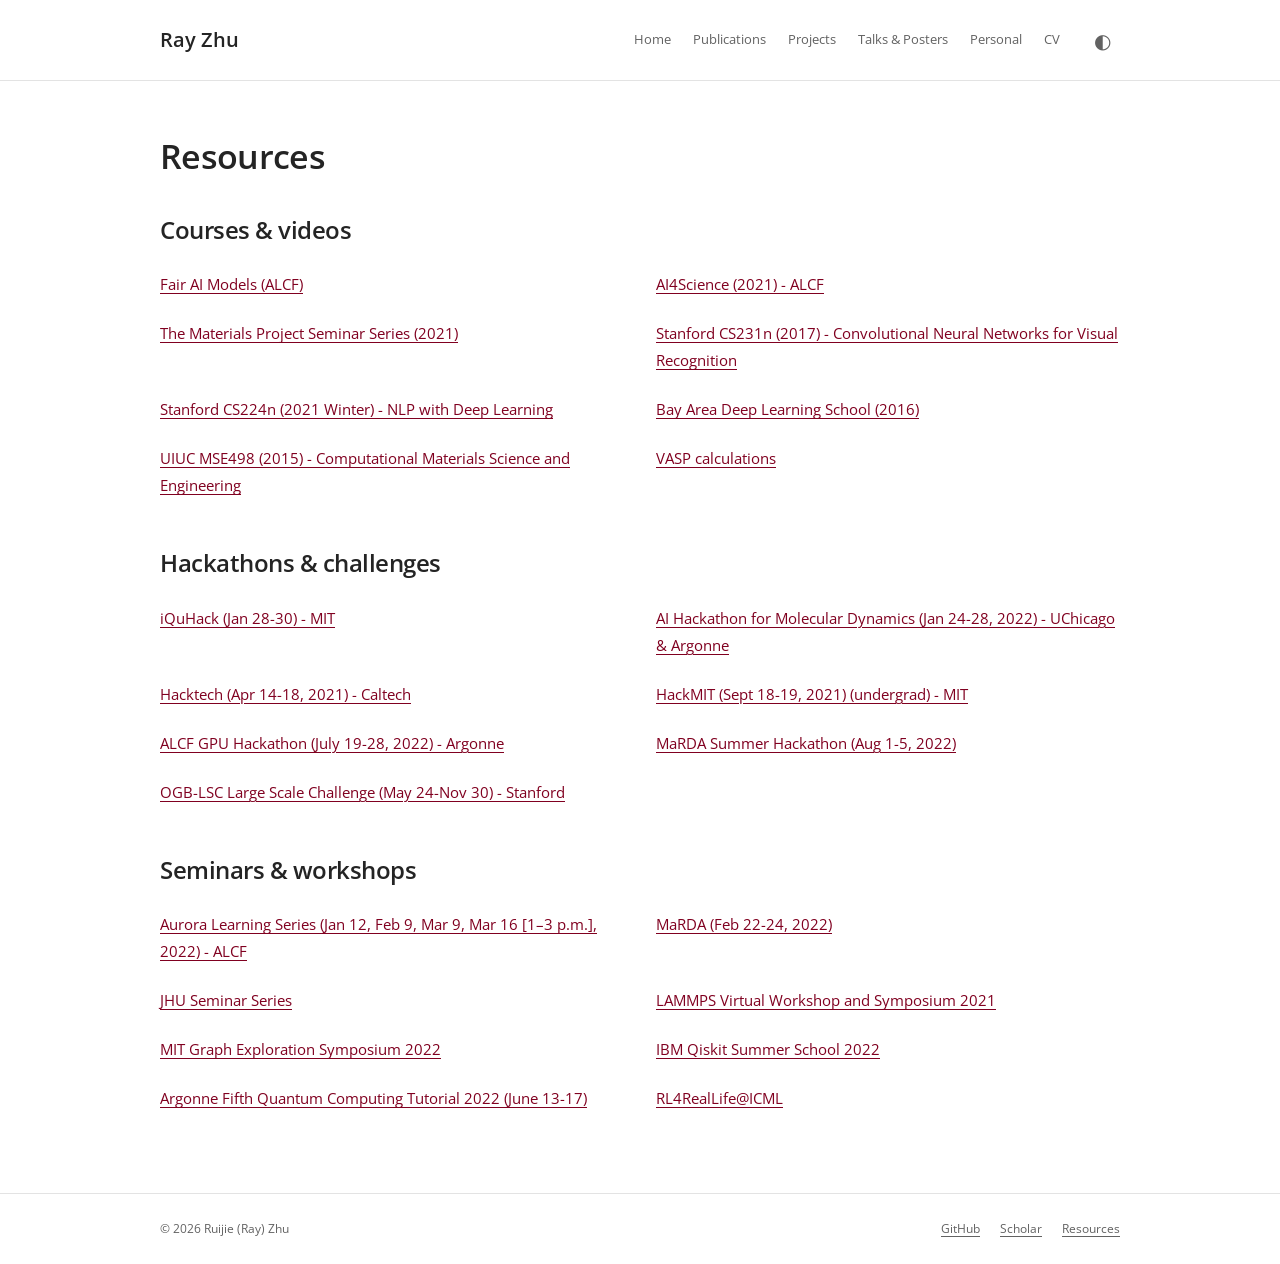
<file: link.html>
<!DOCTYPE html>
<html lang="en">
<head>
    <meta charset="UTF-8">
    <meta name="viewport" content="width=device-width, initial-scale=1.0">
    <meta name="description" content="Useful links and resources curated by Ruijie (Ray) Zhu - YouTube playlists, hackathons, and seminars.">
    <meta property="og:title" content="Ruijie (Ray) Zhu - Links">
    <meta property="og:description" content="Curated links to educational resources, hackathons, and seminars.">
    <meta property="og:type" content="website">
    <title>Ray Zhu — Link</title>
    <link rel="icon" type="image/svg+xml" href="favicon.svg">
    <meta name="color-scheme" content="light dark">
    <script src="theme-init.js"></script>
    <link rel="stylesheet" href="styles.css">
    <link rel="preconnect" href="https://fonts.googleapis.com">
    <link rel="preconnect" href="https://fonts.gstatic.com" crossorigin>
    <link href="https://fonts.googleapis.com/css2?family=Open+Sans:wght@300;400;500;600;700&display=swap" rel="stylesheet">
</head>
<body>
    <a class="skip-to-content" href="#main-content">Skip to content</a>

    <header class="site-header">
        <div class="header-inner">
            <a href="index.html" class="site-title" aria-label="Ray Zhu, home">Ray Zhu</a>
            <nav class="site-nav" aria-label="Main navigation">
                <button class="nav-toggle" id="nav-toggle" type="button" aria-label="Open navigation" aria-expanded="false" aria-controls="nav-links">Menu <span aria-hidden="true">☰</span></button>
                <ul class="nav-links" id="nav-links">
                    <li><a href="index.html">Home</a></li>
                    <li><a href="publications.html">Publications</a></li>
                    <li><a href="project.html">Projects</a></li>
                    <li><a href="poster.html">Talks & Posters</a></li>
                    <li><a href="hobby.html">Personal</a></li>
                    <li><a href="resume.html">CV</a></li>
                </ul>
                <button class="theme-toggle" id="theme-toggle" type="button" aria-label="Switch to dark mode"><span aria-hidden="true">◐</span></button>
            </nav>
        </div>
    </header>

    <main id="main-content" class="content">
        <section class="section page-section">
            <div class="page-heading"><h1>Resources</h1></div>

            <h2>Courses &amp; videos</h2><div class="resource-list">
            <p><a href="https://www.youtube.com/watch?v=X5F0XIesdfM&t=458s" target="_blank" rel="noopener">Fair AI Models (ALCF)</a></p>
            <p><a href="https://www.youtube.com/playlist?list=PLcbxjEfgjpO-xPa4XtAJB8qVHl8UKhD-R" target="_blank" rel="noopener">AI4Science (2021) - ALCF</a></p>
            <p><a href="https://www.youtube.com/playlist?list=PLzGGfTpqE6yrJEmMZFruoOZ_YNHnh6Hrn" target="_blank" rel="noopener">The Materials Project Seminar Series (2021)</a></p>
            <p><a href="https://www.youtube.com/playlist?list=PL3FW7Lu3i5JvHM8ljYj-zLfQRF3EO8sYv" target="_blank" rel="noopener">Stanford CS231n (2017) - Convolutional Neural Networks for Visual Recognition</a></p>
            <p><a href="https://www.youtube.com/playlist?list=PLoROMvodv4rOSH4v6133s9LFPRHjEmbmJ" target="_blank" rel="noopener">Stanford CS224n (2021 Winter) - NLP with Deep Learning</a></p>
            <p><a href="https://www.youtube.com/playlist?list=PLrGkjV__54JPXsFtyxl9q6NWs1NHZtiPA" target="_blank" rel="noopener">Bay Area Deep Learning School (2016)</a></p>
            <p><a href="https://www.youtube.com/playlist?list=PLFn7fvIP7CbMmXPCAClGMwNUYXCAbCWJu" target="_blank" rel="noopener">UIUC MSE498 (2015) - Computational Materials Science and Engineering</a></p>
            <p><a href="https://www.youtube.com/channel/UCPtZ0t9Fn2cVETnHqJECW2w" target="_blank" rel="noopener">VASP calculations</a></p>




            </div><h2>Hackathons &amp; challenges</h2><div class="resource-list">
            <p><a href="https://www.iquise.mit.edu/iQuHACK/2022-01-28" target="_blank" rel="noopener">iQuHack (Jan 28-30) - MIT</a></p>
            <p><a href="https://ai.ncsa.illinois.edu/news-events/2021/12/upcoming-hackathon-in-january/" target="_blank" rel="noopener">AI Hackathon for Molecular Dynamics (Jan 24-28, 2022) - UChicago &amp; Argonne</a></p>
            <p><a href="https://hacktech.app" target="_blank" rel="noopener">Hacktech (Apr 14-18, 2021) - Caltech</a></p>
            <p><a href="https://hackmit.org" target="_blank" rel="noopener">HackMIT (Sept 18-19, 2021) (undergrad) - MIT</a></p>
            <p><a href="https://www.alcf.anl.gov/events/2022-alcf-gpu-hackathon" target="_blank" rel="noopener">ALCF GPU Hackathon (July 19-28, 2022) - Argonne</a></p>
            <p><a href="https://github.com/marda-alliance/MDI-Provider-Integration-Interoperability/wiki/MaRDA-Summer-Hackathon-2022/" target="_blank" rel="noopener">MaRDA Summer Hackathon (Aug 1-5, 2022)</a></p>
            <p><a href="https://ogb.stanford.edu/docs/lsc/" target="_blank" rel="noopener">OGB-LSC Large Scale Challenge (May 24-Nov 30) - Stanford</a></p>


            </div><h2>Seminars &amp; workshops</h2><div class="resource-list">
            <p><a href="https://www.alcf.anl.gov/aurora-learning-paths-performance-portability-and-productivity" target="_blank" rel="noopener">Aurora Learning Series (Jan 12, Feb 9, Mar 9, Mar 16 [1–3 p.m.], 2022) - ALCF</a></p>
            <p><a href="https://www.marda-alliance.org/blog-2/marda2022-annual-meeting/" target="_blank" rel="noopener">MaRDA (Feb 22-24, 2022)</a></p>
            <p><a href="https://engineering.jhu.edu/materials/events/" target="_blank" rel="noopener">JHU Seminar Series</a></p>
            <p><a href="https://www.lammps.org/workshops/Aug21/" target="_blank" rel="noopener">LAMMPS Virtual Workshop and Symposium 2021</a></p>
            <p><a href="https://graphex.mit.edu" target="_blank" rel="noopener">MIT Graph Exploration Symposium 2022</a></p>
            <p><a href="https://qiskit.org/events/summer-school/" target="_blank" rel="noopener">IBM Qiskit Summer School 2022</a></p>
            <p><a href="https://github.com/yurialexeev/Argonne-Quantum-Computing-Tutorial-2022" target="_blank" rel="noopener">Argonne Fifth Quantum Computing Tutorial 2022 (June 13-17)</a></p>
            <p><a href="https://sites.google.com/view/rl4reallife" target="_blank" rel="noopener">RL4RealLife@ICML</a></p>
        </div></section>
    </main>

    <footer class="site-footer">
        <div class="footer-inner"><p>&copy; 2026 Ruijie (Ray) Zhu </p>
        <div class="footer-links"><a href="https://github.com/Ray16" target="_blank" rel="noopener">GitHub</a><a href="https://scholar.google.com/citations?user=3KJaM3sAAAAJ&amp;hl=en" target="_blank" rel="noopener">Scholar</a><a href="link.html">Resources</a></div></div>
    </footer>

    <script src="nav.js" defer></script>
</body>
</html>
</file>
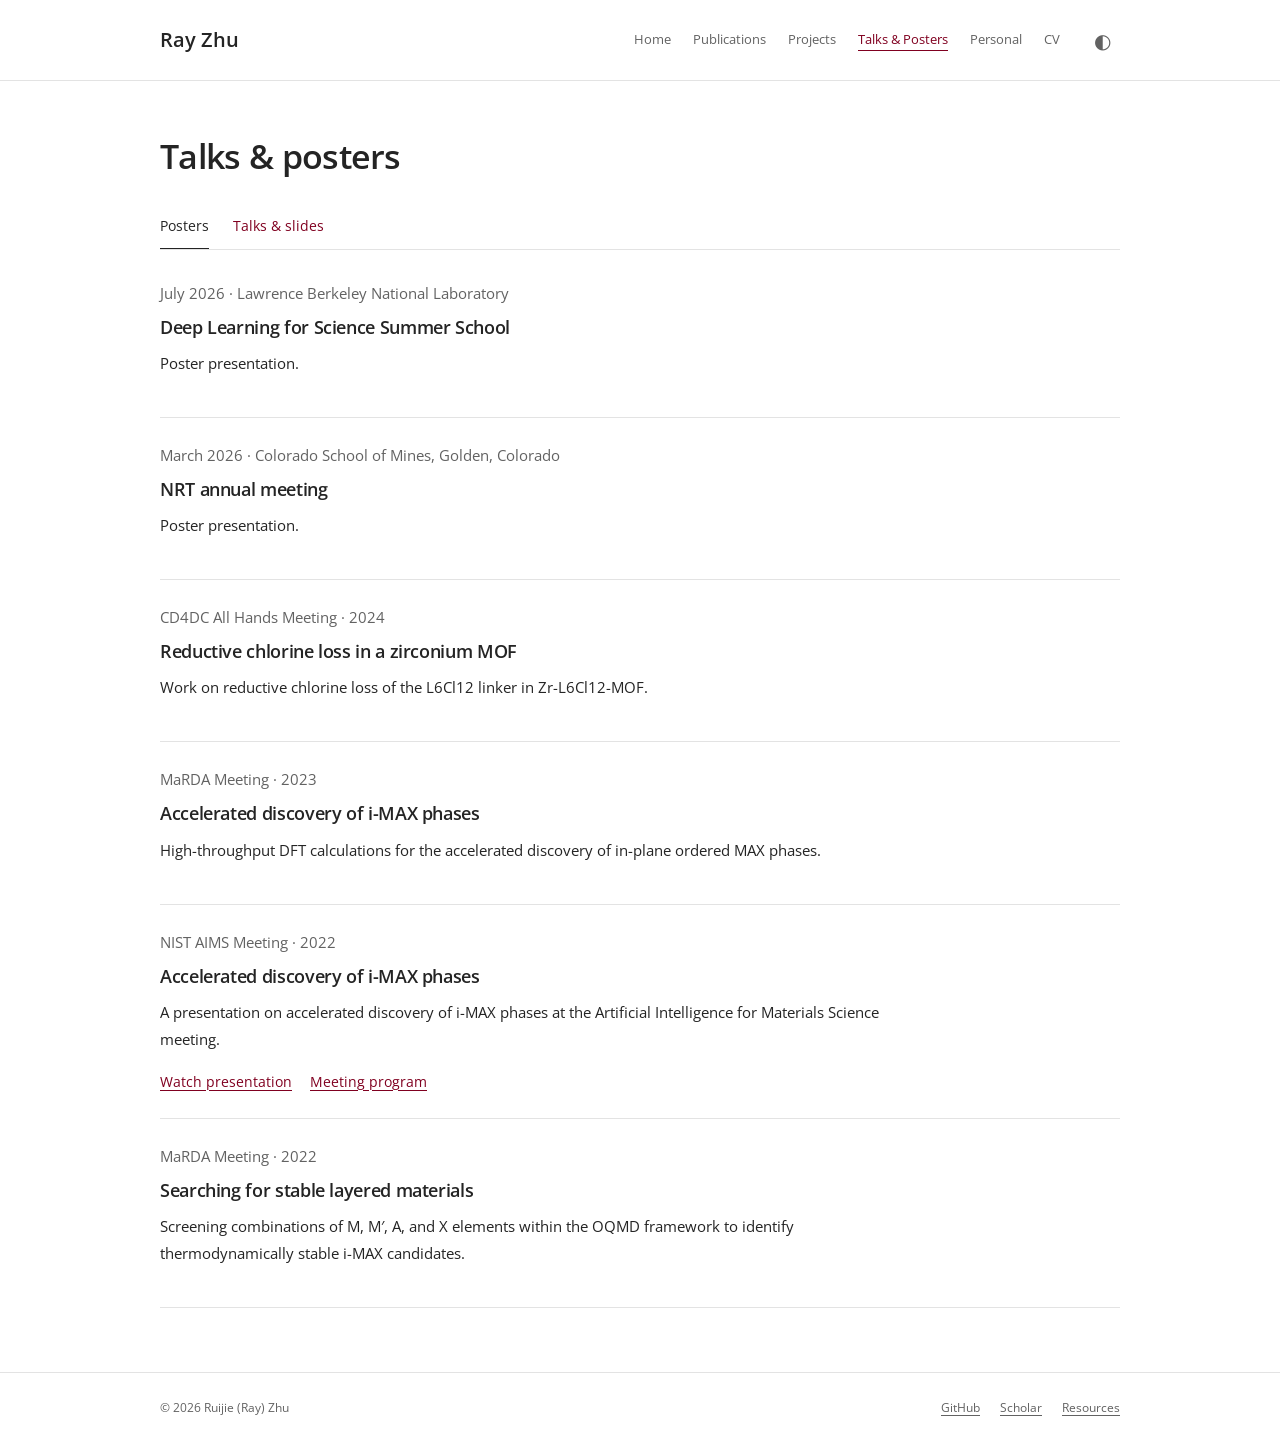
<file: poster.html>
<!DOCTYPE html>
<html lang="en">
<head>
    <meta charset="UTF-8">
    <meta name="viewport" content="width=device-width, initial-scale=1.0">
    <meta name="description" content="Academic poster presentations by Ruijie (Ray) Zhu at conferences and meetings.">
    <meta property="og:title" content="Ruijie (Ray) Zhu - Posters">
    <meta property="og:description" content="Poster presentations at CD4DC, MaRDA, AIMS, and other academic meetings.">
    <meta property="og:type" content="website">
    <title>Ray Zhu — Poster</title>
    <link rel="icon" type="image/svg+xml" href="favicon.svg">
    <meta name="color-scheme" content="light dark">
    <script src="theme-init.js"></script>
    <link rel="stylesheet" href="styles.css">
    <link rel="preconnect" href="https://fonts.googleapis.com">
    <link rel="preconnect" href="https://fonts.gstatic.com" crossorigin>
    <link href="https://fonts.googleapis.com/css2?family=Open+Sans:wght@300;400;500;600;700&display=swap" rel="stylesheet">
</head>
<body>
    <a class="skip-to-content" href="#main-content">Skip to content</a>

    <header class="site-header">
        <div class="header-inner">
            <a href="index.html" class="site-title" aria-label="Ray Zhu, home">Ray Zhu</a>
            <nav class="site-nav" aria-label="Main navigation">
                <button class="nav-toggle" id="nav-toggle" type="button" aria-label="Open navigation" aria-expanded="false" aria-controls="nav-links">Menu <span aria-hidden="true">☰</span></button>
                <ul class="nav-links" id="nav-links">
                    <li><a href="index.html">Home</a></li>
                    <li><a href="publications.html">Publications</a></li>
                    <li><a href="project.html">Projects</a></li>
                    <li><a href="poster.html" class="active" aria-current="page">Talks & Posters</a></li>
                    <li><a href="hobby.html">Personal</a></li>
                    <li><a href="resume.html">CV</a></li>
                </ul>
                <button class="theme-toggle" id="theme-toggle" type="button" aria-label="Switch to dark mode"><span aria-hidden="true">◐</span></button>
            </nav>
        </div>
    </header>

    <main id="main-content" class="content">
<div class="page-heading"><h1>Talks &amp; posters</h1></div><nav class="talk-tabs" aria-label="Talks and posters"><a href="poster.html" aria-current="page">Posters</a><a href="presentation.html">Talks &amp; slides</a></nav><section class="section poster-grid" aria-label="Poster presentations">
            <article class="poster-card"><div class="poster-body"><p class="entry-meta">July 2026 · Lawrence Berkeley National Laboratory</p><h2>Deep Learning for Science Summer School</h2><p>Poster presentation.</p></div></article>
            <article class="poster-card"><div class="poster-body"><p class="entry-meta">March 2026 · Colorado School of Mines, Golden, Colorado</p><h2>NRT annual meeting</h2><p>Poster presentation.</p></div></article>
            <article class="poster-card"><div class="poster-body"><p class="entry-meta">CD4DC All Hands Meeting · 2024</p><h2>Reductive chlorine loss in a zirconium MOF</h2><p>Work on reductive chlorine loss of the L6Cl12 linker in Zr-L6Cl12-MOF.</p><div class="project-links"></div></div></article>


            <article class="poster-card"><div class="poster-body"><p class="entry-meta">MaRDA Meeting · 2023</p><h2>Accelerated discovery of i-MAX phases</h2><p>High-throughput DFT calculations for the accelerated discovery of in-plane ordered MAX phases.</p><div class="project-links"></div></div></article>


            <article class="poster-card"><div class="poster-body"><p class="entry-meta">NIST AIMS Meeting · 2022</p><h2>Accelerated discovery of i-MAX phases</h2><p>A presentation on accelerated discovery of i-MAX phases at the Artificial Intelligence for Materials Science meeting.</p><div class="project-links"><a href="https://www.youtube.com/watch?v=Shd6XW-QUe4" target="_blank" rel="noopener">Watch presentation</a><a href="https://www.ctcms.nist.gov/~knc6/aims_2022.pdf" target="_blank" rel="noopener">Meeting program</a></div></div></article>


            <article class="poster-card"><div class="poster-body"><p class="entry-meta">MaRDA Meeting · 2022</p><h2>Searching for stable layered materials</h2><p>Screening combinations of M, M′, A, and X elements within the OQMD framework to identify thermodynamically stable i-MAX candidates.</p><div class="project-links"></div></div></article>


        </section>
    </main>

    <footer class="site-footer">
        <div class="footer-inner"><p>&copy; 2026 Ruijie (Ray) Zhu </p>
        <div class="footer-links"><a href="https://github.com/Ray16" target="_blank" rel="noopener">GitHub</a><a href="https://scholar.google.com/citations?user=3KJaM3sAAAAJ&amp;hl=en" target="_blank" rel="noopener">Scholar</a><a href="link.html">Resources</a></div></div>
    </footer>

    <script src="nav.js" defer></script>
</body>
</html>
</file>
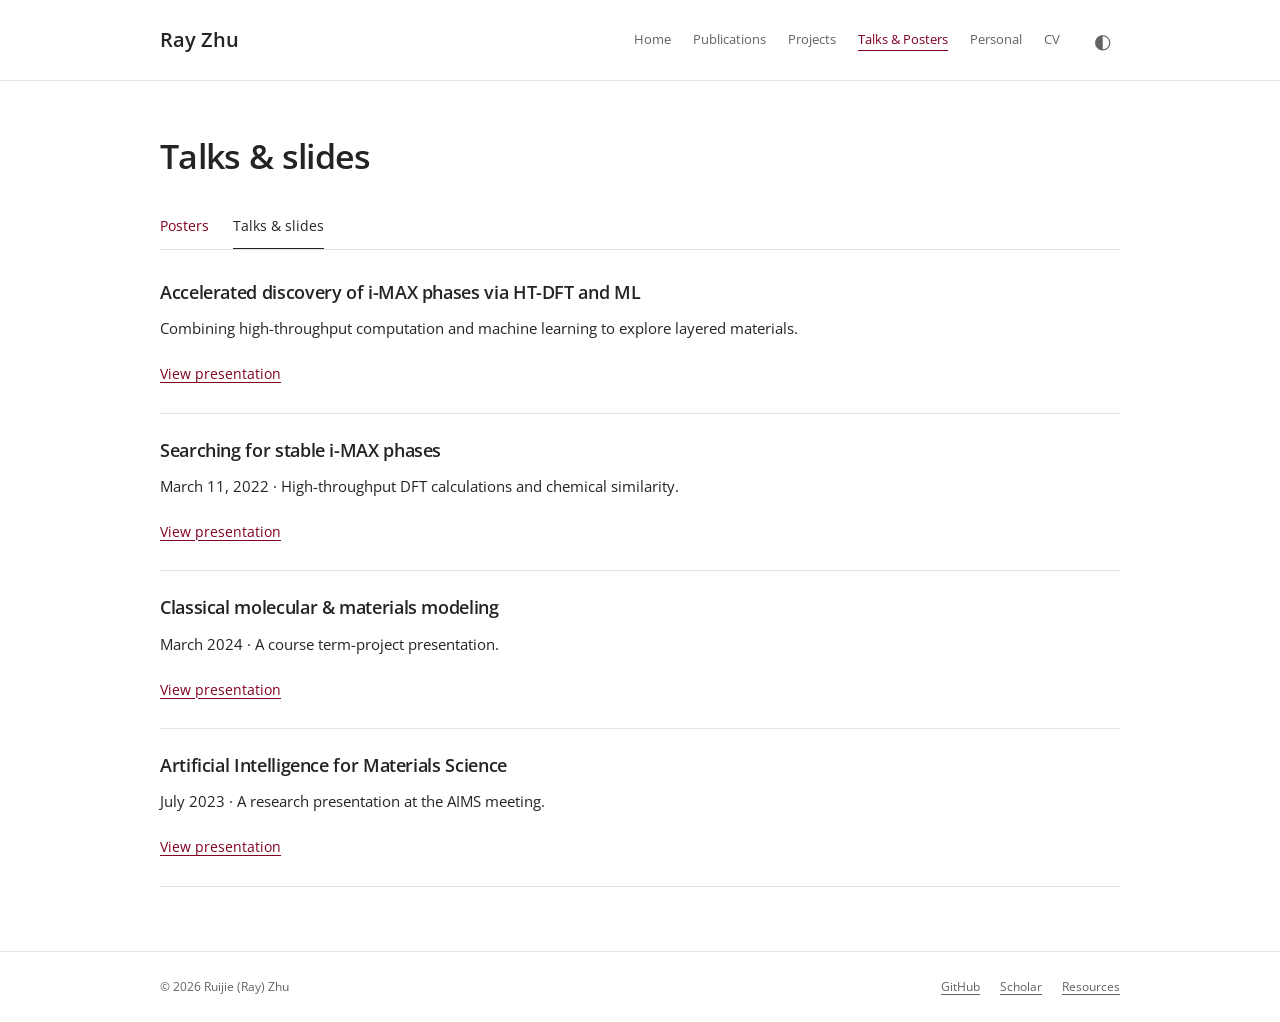
<file: presentation.html>
<!DOCTYPE html>
<html lang="en">
<head>
    <meta charset="UTF-8">
    <meta name="viewport" content="width=device-width, initial-scale=1.0">
    <meta name="description" content="Presentation slides by Ruijie (Ray) Zhu on computational materials science and machine learning.">
    <meta property="og:title" content="Ruijie (Ray) Zhu - Presentations">
    <meta property="og:description" content="Slides and presentations on i-MAX phases, HT-DFT, and machine learning.">
    <meta property="og:type" content="website">
    <title>Ray Zhu — Presentation</title>
    <link rel="icon" type="image/svg+xml" href="favicon.svg">
    <meta name="color-scheme" content="light dark">
    <script src="theme-init.js"></script>
    <link rel="stylesheet" href="styles.css">
    <link rel="preconnect" href="https://fonts.googleapis.com">
    <link rel="preconnect" href="https://fonts.gstatic.com" crossorigin>
    <link href="https://fonts.googleapis.com/css2?family=Open+Sans:wght@300;400;500;600;700&display=swap" rel="stylesheet">
</head>
<body>
    <a class="skip-to-content" href="#main-content">Skip to content</a>

    <header class="site-header">
        <div class="header-inner">
            <a href="index.html" class="site-title" aria-label="Ray Zhu, home">Ray Zhu</a>
            <nav class="site-nav" aria-label="Main navigation">
                <button class="nav-toggle" id="nav-toggle" type="button" aria-label="Open navigation" aria-expanded="false" aria-controls="nav-links">Menu <span aria-hidden="true">☰</span></button>
                <ul class="nav-links" id="nav-links">
                    <li><a href="index.html">Home</a></li>
                    <li><a href="publications.html">Publications</a></li>
                    <li><a href="project.html">Projects</a></li>
                    <li><a href="poster.html" class="active">Talks & Posters</a></li>
                    <li><a href="hobby.html">Personal</a></li>
                    <li><a href="resume.html">CV</a></li>
                </ul>
                <button class="theme-toggle" id="theme-toggle" type="button" aria-label="Switch to dark mode"><span aria-hidden="true">◐</span></button>
            </nav>
        </div>
    </header>

    <main id="main-content" class="content">
<div class="page-heading"><h1>Talks &amp; slides</h1></div><nav class="talk-tabs" aria-label="Talks and posters"><a href="poster.html">Posters</a><a href="presentation.html" aria-current="page">Talks &amp; slides</a></nav><section class="section talk-list" aria-label="Presentations">
            <article class="talk-card"><h2>Accelerated discovery of i-MAX phases via HT-DFT and ML</h2><p>Combining high-throughput computation and machine learning to explore layered materials.</p><a href="https://docs.google.com/presentation/d/1jaKJ8S8ZMrHF08aH-ytjrP6J_YNAuWbP6yitD-mxcPw/present" target="_blank" rel="noopener">View presentation</a></article>


            <article class="talk-card"><h2>Searching for stable i-MAX phases</h2><p>March 11, 2022 · High-throughput DFT calculations and chemical similarity.</p><a href="https://docs.google.com/presentation/d/10zBJd1m72EfeRzeFJT6cRYf4l3sSy0bFRSokoi_Hpy4/present" target="_blank" rel="noopener">View presentation</a></article>


            <article class="talk-card"><h2>Classical molecular &amp; materials modeling</h2><p>March 2024 · A course term-project presentation.</p><a href="https://www.youtube.com/watch?v=LE7n3lz_0Iw" target="_blank" rel="noopener">View presentation</a></article>


            <article class="talk-card"><h2>Artificial Intelligence for Materials Science</h2><p>July 2023 · A research presentation at the AIMS meeting.</p><a href="https://www.youtube.com/watch?v=gXU6pZXFn4E" target="_blank" rel="noopener">View presentation</a></article>


        </section>
    </main>

    <footer class="site-footer">
        <div class="footer-inner"><p>&copy; 2026 Ruijie (Ray) Zhu </p>
        <div class="footer-links"><a href="https://github.com/Ray16" target="_blank" rel="noopener">GitHub</a><a href="https://scholar.google.com/citations?user=3KJaM3sAAAAJ&amp;hl=en" target="_blank" rel="noopener">Scholar</a><a href="link.html">Resources</a></div></div>
    </footer>

    <script src="nav.js" defer></script>
</body>
</html>
</file>
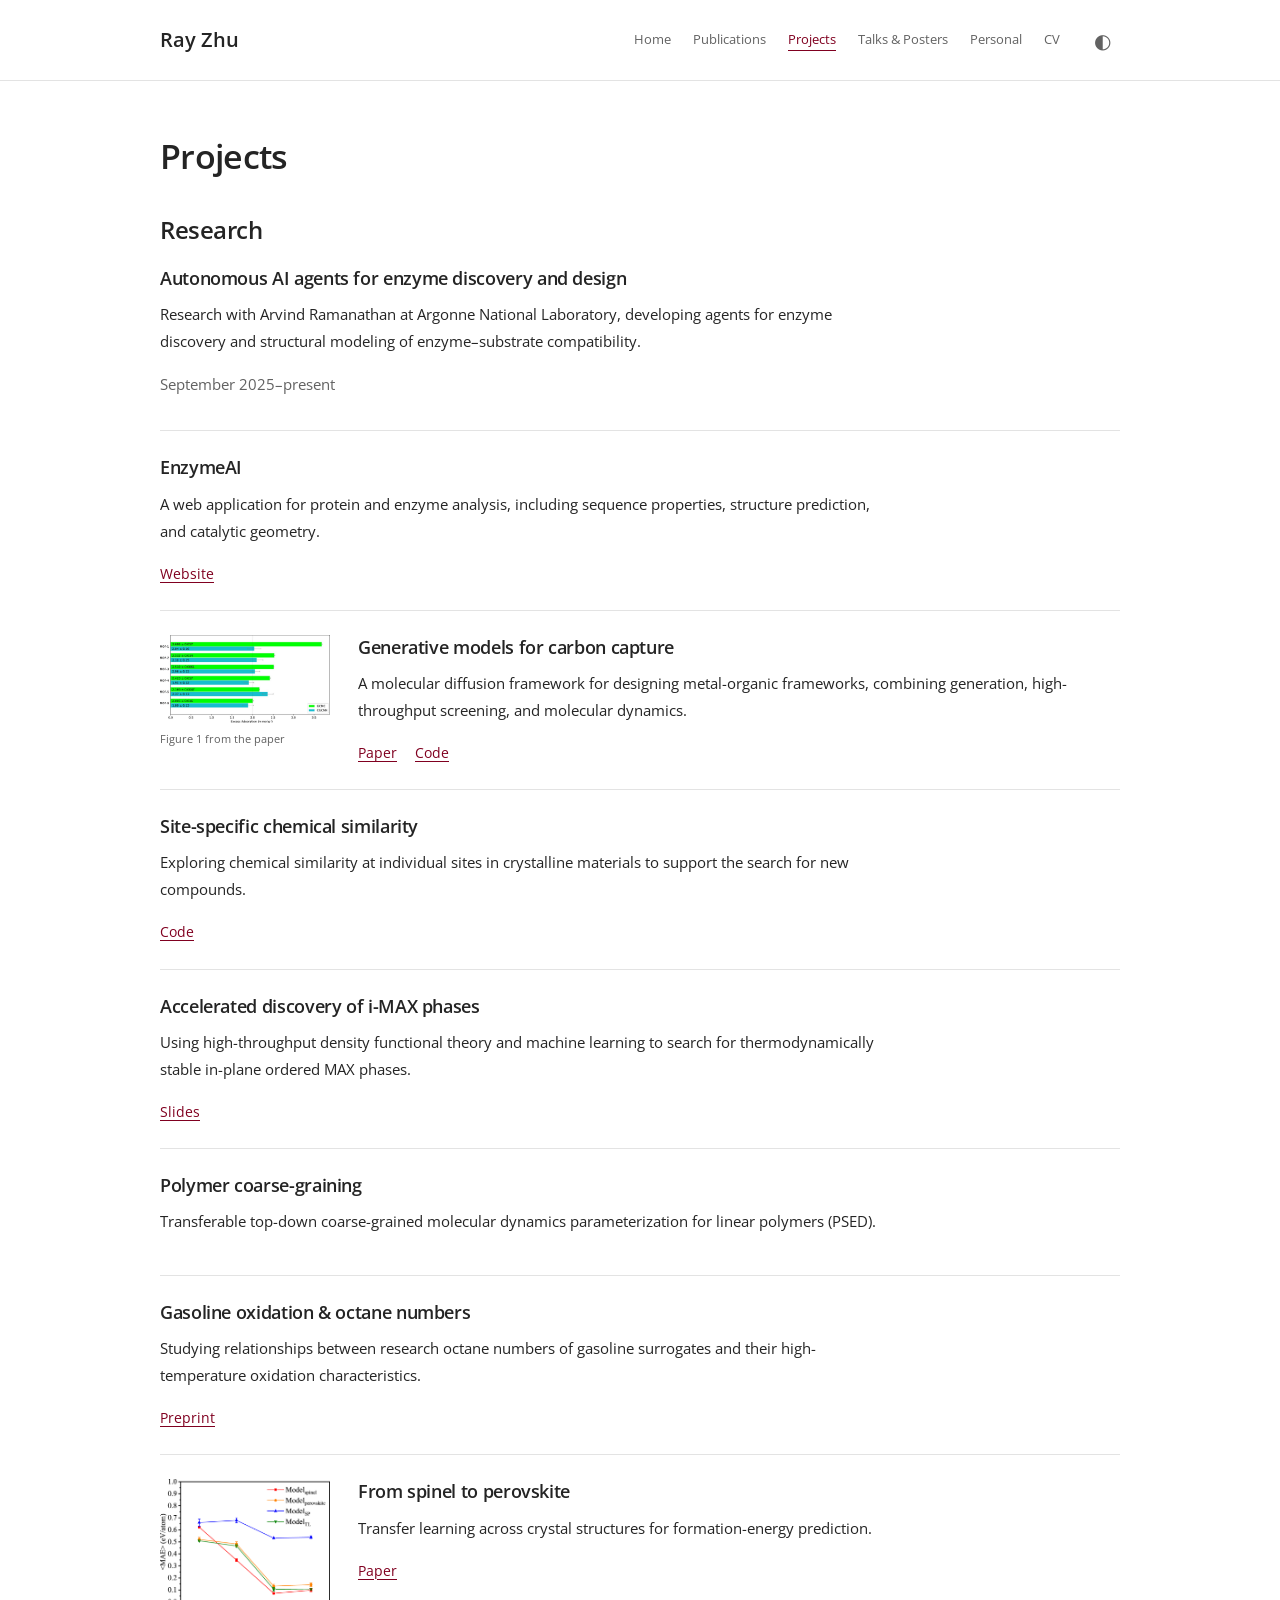
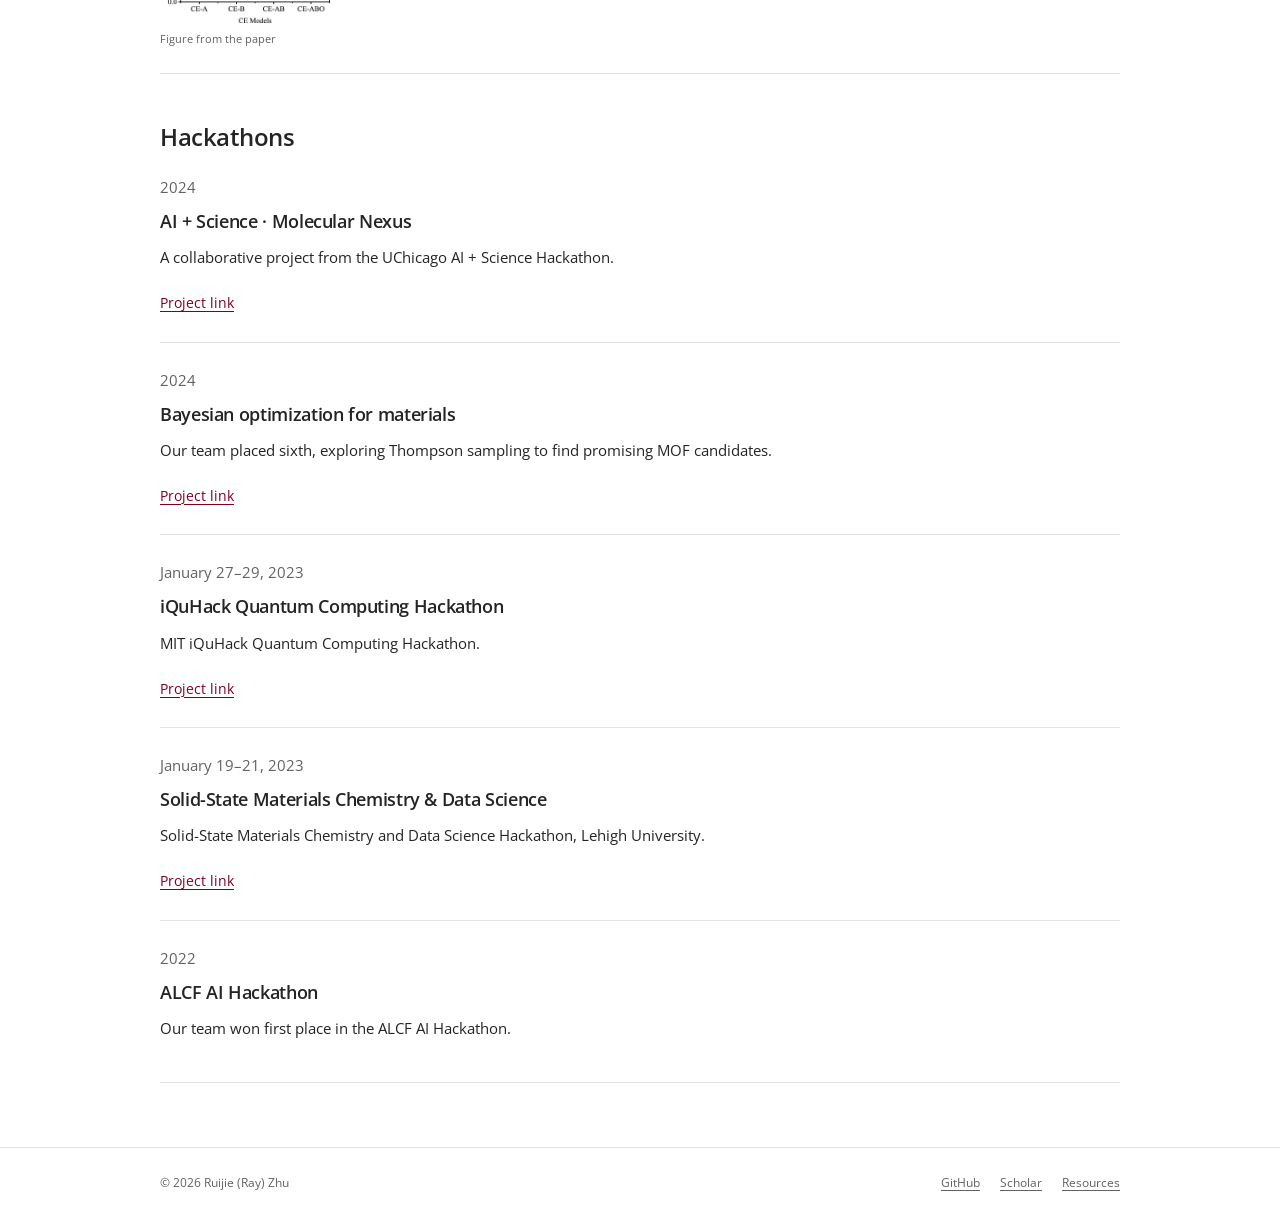
<file: project.html>
<!DOCTYPE html>
<html lang="en">
<head>
    <meta charset="UTF-8">
    <meta name="viewport" content="width=device-width, initial-scale=1.0">
    <meta name="description" content="Research projects and hackathon participation by Ruijie (Ray) Zhu.">
    <meta property="og:title" content="Ruijie (Ray) Zhu - Projects">
    <meta property="og:description" content="Research projects in computational materials science and hackathon participation.">
    <meta property="og:type" content="website">
    <title>Ray Zhu — Project</title>
    <link rel="icon" type="image/svg+xml" href="favicon.svg">
    <meta name="color-scheme" content="light dark">
    <script src="theme-init.js"></script>
    <link rel="stylesheet" href="styles.css">
    <link rel="preconnect" href="https://fonts.googleapis.com">
    <link rel="preconnect" href="https://fonts.gstatic.com" crossorigin>
    <link href="https://fonts.googleapis.com/css2?family=Open+Sans:wght@300;400;500;600;700&display=swap" rel="stylesheet">
</head>
<body>
    <a class="skip-to-content" href="#main-content">Skip to content</a>

    <header class="site-header">
        <div class="header-inner">
            <a href="index.html" class="site-title" aria-label="Ray Zhu, home">Ray Zhu</a>
            <nav class="site-nav" aria-label="Main navigation">
                <button class="nav-toggle" id="nav-toggle" type="button" aria-label="Open navigation" aria-expanded="false" aria-controls="nav-links">Menu <span aria-hidden="true">☰</span></button>
                <ul class="nav-links" id="nav-links">
                    <li><a href="index.html">Home</a></li>
                    <li><a href="publications.html">Publications</a></li>
                    <li><a href="project.html" class="active" aria-current="page">Projects</a></li>
                    <li><a href="poster.html">Talks & Posters</a></li>
                    <li><a href="hobby.html">Personal</a></li>
                    <li><a href="resume.html">CV</a></li>
                </ul>
                <button class="theme-toggle" id="theme-toggle" type="button" aria-label="Switch to dark mode"><span aria-hidden="true">◐</span></button>
            </nav>
        </div>
    </header>

    <main id="main-content" class="content">
<div class="page-heading"><h1>Projects</h1></div>
        <section class="section" data-admin-section="Research"><h2>Research</h2><div class="project-grid">
            <article class="project-card"><div class="project-body"><h3>Autonomous AI agents for enzyme discovery and design</h3><p>Research with Arvind Ramanathan at Argonne National Laboratory, developing agents for enzyme discovery and structural modeling of enzyme–substrate compatibility.</p><p class="entry-meta">September 2025–present</p></div></article>
            <article class="project-card"><div class="project-body"><h3>EnzymeAI</h3><p>A web application for protein and enzyme analysis, including sequence properties, structure prediction, and catalytic geometry.</p><div class="project-links"><a href="https://enzymeailab.com" target="_blank" rel="noopener">Website</a></div></div></article>

            <article class="project-card"><figure class="project-paper-figure"><a href="https://www.nature.com/articles/s42004-023-01090-2" target="_blank" rel="noopener"><img src="assets/pubs/comm-chem-park-2024.jpg" alt="Figure 1 from the Communications Chemistry paper" width="320" height="240" loading="lazy"></a><figcaption>Figure 1 from the paper</figcaption></figure><div class="project-body"><h3>Generative models for carbon capture</h3><p>A molecular diffusion framework for designing metal-organic frameworks, combining generation, high-throughput screening, and molecular dynamics.</p><div class="project-links"><a href="https://www.nature.com/articles/s42004-023-01090-2" target="_blank" rel="noopener">Paper</a><a href="https://gitlab.com/ray166/MOF_workflow" target="_blank" rel="noopener">Code</a></div></div></article>


            <article class="project-card"><div class="project-body"><h3>Site-specific chemical similarity</h3><p>Exploring chemical similarity at individual sites in crystalline materials to support the search for new compounds.</p><div class="project-links"><a href="https://github.com/Ray16/site-specific-chemical-similarity" target="_blank" rel="noopener">Code</a></div></div></article>


            <article class="project-card"><div class="project-body"><h3>Accelerated discovery of i-MAX phases</h3><p>Using high-throughput density functional theory and machine learning to search for thermodynamically stable in-plane ordered MAX phases.</p><div class="project-links"><a href="https://docs.google.com/presentation/d/1jaKJ8S8ZMrHF08aH-ytjrP6J_YNAuWbP6yitD-mxcPw/present" target="_blank" rel="noopener">Slides</a></div></div></article>


            <article class="project-card"><div class="project-body"><h3>Polymer coarse-graining</h3><p>Transferable top-down coarse-grained molecular dynamics parameterization for linear polymers (PSED).</p><div class="project-links"></div></div></article>


            <article class="project-card"><div class="project-body"><h3>Gasoline oxidation &amp; octane numbers</h3><p>Studying relationships between research octane numbers of gasoline surrogates and their high-temperature oxidation characteristics.</p><div class="project-links"><a href="https://arxiv.org/abs/2201.00800" target="_blank" rel="noopener">Preprint</a></div></div></article>


            <article class="project-card"><figure class="project-paper-figure"><a href="https://www.nature.com/articles/s41524-023-01068-7" target="_blank" rel="noopener"><img src="assets/pubs/npj-cm-li-2023.jpg" alt="Figure from the npj Computational Materials paper" width="320" height="240" loading="lazy"></a><figcaption>Figure from the paper</figcaption></figure><div class="project-body"><h3>From spinel to perovskite</h3><p>Transfer learning across crystal structures for formation-energy prediction.</p><div class="project-links"><a href="https://www.nature.com/articles/s41524-023-01068-7" target="_blank" rel="noopener">Paper</a></div></div></article>

            </div>
        </section><section class="section" data-admin-section="Hackathon"><div class="section-heading"><div><h2>Hackathons</h2></div></div><div class="talk-list">
            <article class="talk-card"><p class="entry-meta">2024</p><h3>AI + Science · Molecular Nexus</h3><p>A collaborative project from the UChicago AI + Science Hackathon.</p><a href="https://github.com/Ray16/ai-sci-hackathon-2024-molecular-nexus" target="_blank" rel="noopener">Project link</a></article>


            <article class="talk-card"><p class="entry-meta">2024</p><h3>Bayesian optimization for materials</h3><p>Our team placed sixth, exploring Thompson sampling to find promising MOF candidates.</p><a href="https://github.com/AC-BO-Hackathon/real-world-pme-no-hikari" target="_blank" rel="noopener">Project link</a></article>


            <article class="talk-card"><p class="entry-meta">January 27–29, 2023</p><h3>iQuHack Quantum Computing Hackathon</h3><p>MIT iQuHack Quantum Computing Hackathon.</p><a href="https://drive.google.com/file/d/1ZmCe4rvyd3AB_hkAtrWC1JJONY51kKNh/view" target="_blank" rel="noopener">Project link</a></article>


            <article class="talk-card"><p class="entry-meta">January 19–21, 2023</p><h3>Solid-State Materials Chemistry &amp; Data Science</h3><p>Solid-State Materials Chemistry and Data Science Hackathon, Lehigh University.</p><a href="https://drive.google.com/file/d/1GsUdrjdUTQh5gAexi2erCeY1kESDz19o/view" target="_blank" rel="noopener">Project link</a></article>


            <article class="talk-card"><p class="entry-meta">2022</p><h3>ALCF AI Hackathon</h3><p>Our team won first place in the ALCF AI Hackathon.</p></article>

            </div>
        </section>
    </main>

    <footer class="site-footer">
        <div class="footer-inner"><p>&copy; 2026 Ruijie (Ray) Zhu </p>
        <div class="footer-links"><a href="https://github.com/Ray16" target="_blank" rel="noopener">GitHub</a><a href="https://scholar.google.com/citations?user=3KJaM3sAAAAJ&amp;hl=en" target="_blank" rel="noopener">Scholar</a><a href="link.html">Resources</a></div></div>
    </footer>

    <script src="nav.js" defer></script>
</body>
</html>
</file>
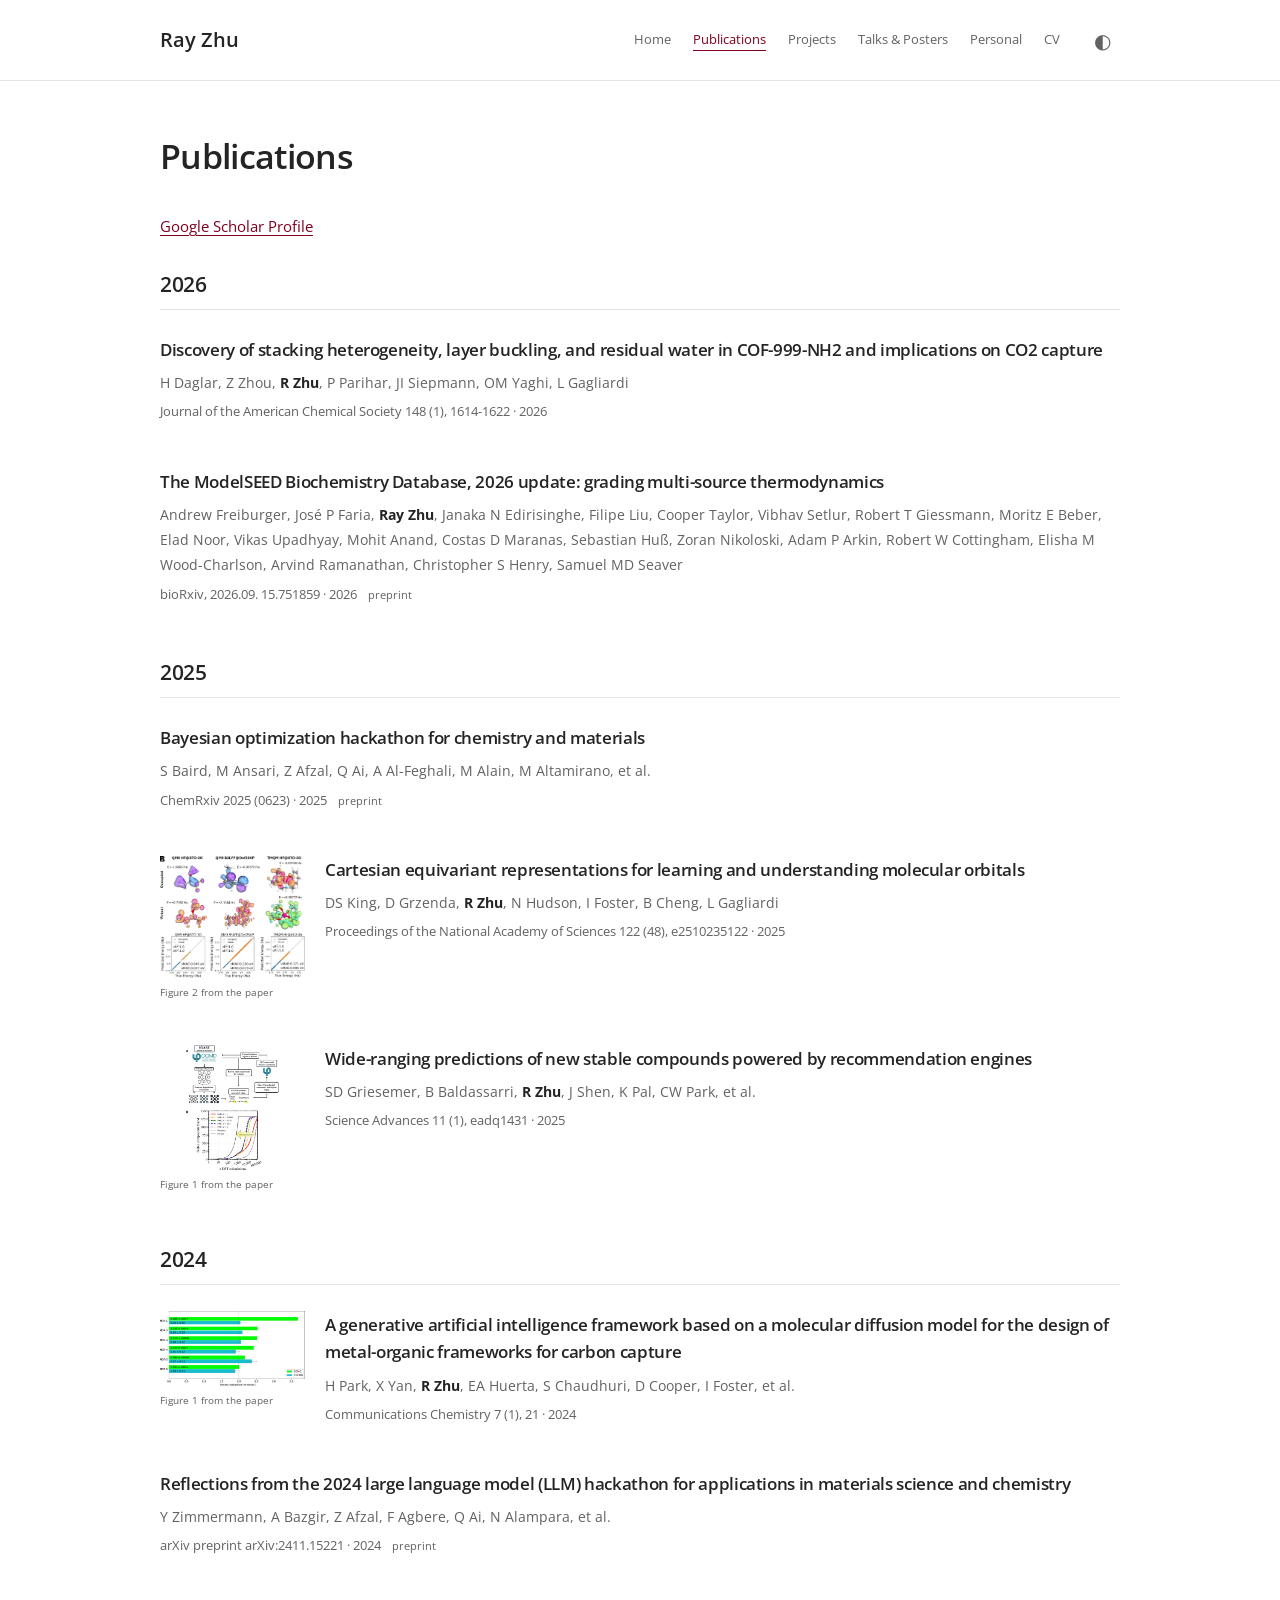
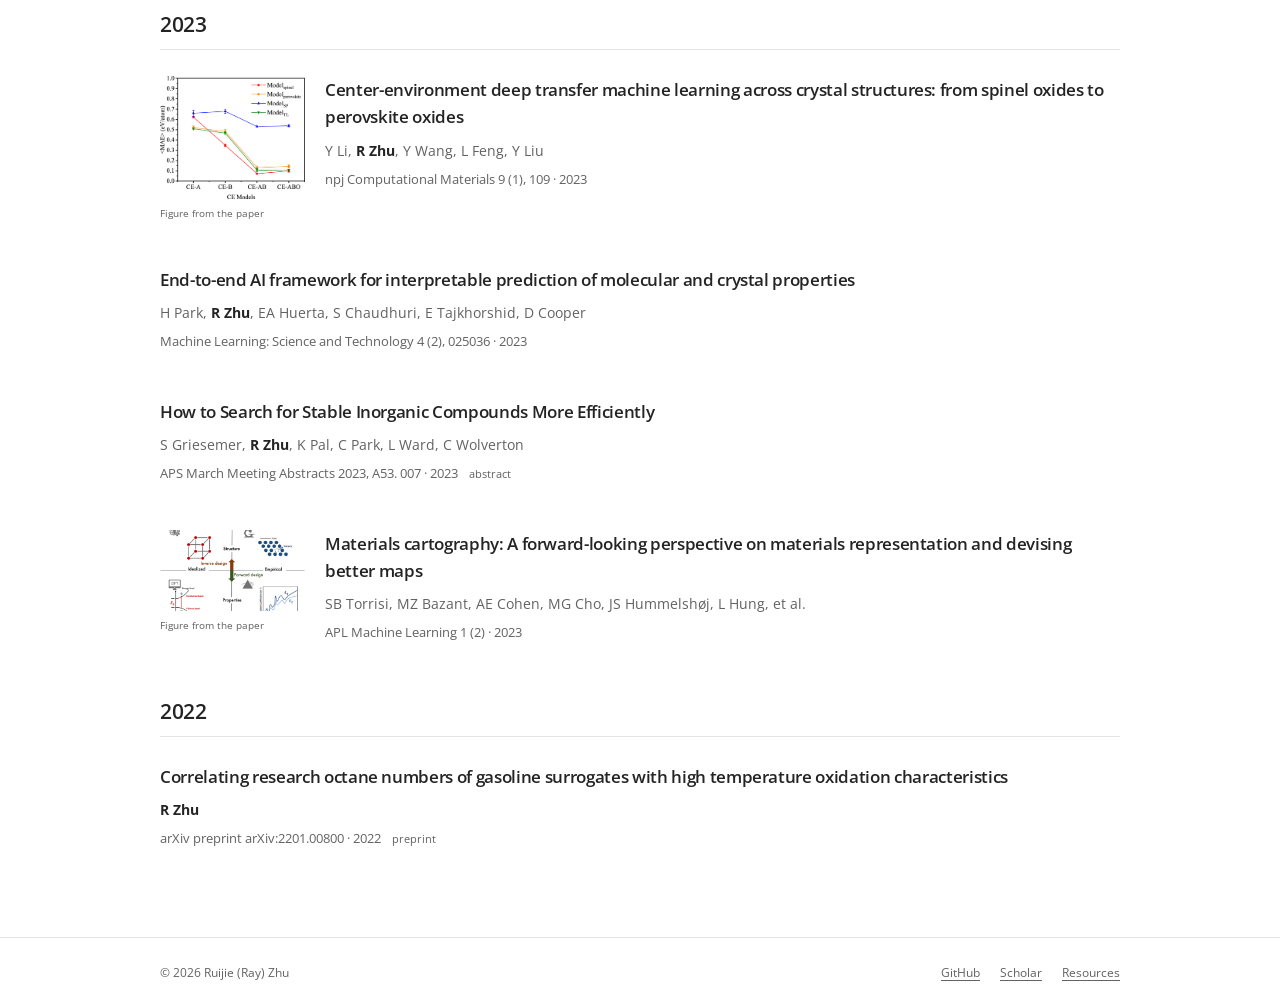
<file: publications.html>
<!DOCTYPE html>
<html lang="en">
<head>
    <meta charset="UTF-8">
    <meta name="viewport" content="width=device-width, initial-scale=1.0">
    <meta name="description" content="Peer-reviewed publications, preprints, and conference abstracts by Ruijie (Ray) Zhu on computational materials science, machine learning, and MOFs.">
    <meta property="og:title" content="Ruijie (Ray) Zhu - Publications">
    <meta property="og:description" content="Papers on MOFs, COFs, molecular orbitals, and materials discovery.">
    <meta property="og:type" content="website">
    <title>Ray Zhu — Publications</title>
    <link rel="icon" type="image/svg+xml" href="favicon.svg">
    <meta name="color-scheme" content="light dark">
    <script src="theme-init.js"></script>
    <link rel="stylesheet" href="styles.css">
    <link rel="preconnect" href="https://fonts.googleapis.com">
    <link rel="preconnect" href="https://fonts.gstatic.com" crossorigin>
    <link href="https://fonts.googleapis.com/css2?family=Open+Sans:wght@300;400;500;600;700&display=swap" rel="stylesheet">
</head>
<body>
    <a class="skip-to-content" href="#main-content">Skip to content</a>

    <header class="site-header">
        <div class="header-inner">
            <a href="index.html" class="site-title" aria-label="Ray Zhu, home">Ray Zhu</a>
            <nav class="site-nav" aria-label="Main navigation">
                <button class="nav-toggle" id="nav-toggle" type="button" aria-label="Open navigation" aria-expanded="false" aria-controls="nav-links">Menu <span aria-hidden="true">☰</span></button>
                <ul class="nav-links" id="nav-links">
                    <li><a href="index.html">Home</a></li>
                    <li><a href="publications.html" class="active" aria-current="page">Publications</a></li>
                    <li><a href="project.html">Projects</a></li>
                    <li><a href="poster.html">Talks & Posters</a></li>
                    <li><a href="hobby.html">Personal</a></li>
                    <li><a href="resume.html">CV</a></li>
                </ul>
                <button class="theme-toggle" id="theme-toggle" type="button" aria-label="Switch to dark mode"><span aria-hidden="true">◐</span></button>
            </nav>
        </div>
    </header>

    <main id="main-content" class="content">
        <section class="section page-section">
            <div class="page-heading"><h1>Publications</h1></div>

            <p class="pub-stats">
                <a href="https://scholar.google.com/citations?user=3KJaM3sAAAAJ&amp;hl=en" target="_blank" rel="noopener">Google Scholar Profile</a>
            </p>

            <!-- publications:start -->
            <h2 class="pub-year-heading">2026</h2>
            <article class="pub-item">
                <div class="pub-body">
                    <h3 class="pub-title"><a href="https://doi.org/10.1021/jacs.5c18608" target="_blank" rel="noopener">Discovery of stacking heterogeneity, layer buckling, and residual water in COF-999-NH2 and implications on CO2 capture</a></h3>
                    <p class="pub-authors">H Daglar, Z Zhou, <strong>R Zhu</strong>, P Parihar, JI Siepmann, OM Yaghi, L Gagliardi</p>
                    <p class="pub-meta">Journal of the American Chemical Society 148 (1), 1614-1622 · 2026</p>
                </div>
            </article>
            <article class="pub-item">
                <div class="pub-body">
                    <h3 class="pub-title"><a href="https://www.biorxiv.org/content/10.64898/2026.09.15.751859.abstract" target="_blank" rel="noopener">The ModelSEED Biochemistry Database, 2026 update: grading multi-source thermodynamics</a></h3>
                    <p class="pub-authors">Andrew Freiburger, José P Faria, <strong>Ray Zhu</strong>, Janaka N Edirisinghe, Filipe Liu, Cooper Taylor, Vibhav Setlur, Robert T Giessmann, Moritz E Beber, Elad Noor, Vikas Upadhyay, Mohit Anand, Costas D Maranas, Sebastian Huß, Zoran Nikoloski, Adam P Arkin, Robert W Cottingham, Elisha M Wood-Charlson, Arvind Ramanathan, Christopher S Henry, Samuel MD Seaver</p>
                    <p class="pub-meta">bioRxiv, 2026.09. 15.751859 · 2026 <span class="pub-tag">preprint</span></p>
                </div>
            </article>
            <h2 class="pub-year-heading">2025</h2>
            <article class="pub-item">
                <div class="pub-body">
                    <h3 class="pub-title"><a href="https://chemrxiv.org/engage/chemrxiv/article-details/684a100a1a8f9bdab5a80a26" target="_blank" rel="noopener">Bayesian optimization hackathon for chemistry and materials</a></h3>
                    <p class="pub-authors">S Baird, M Ansari, Z Afzal, Q Ai, A Al-Feghali, M Alain, M Altamirano, et al.</p>
                    <p class="pub-meta">ChemRxiv 2025 (0623) · 2025 <span class="pub-tag">preprint</span></p>
                </div>
            </article>
            <article class="pub-item">
                <figure class="pub-thumb">
                    <a href="https://pmc.ncbi.nlm.nih.gov/articles/PMC12685098/" target="_blank" rel="noopener"><img src="assets/pubs/pnas-king-2025.jpg" alt="Figure 2 from the paper" loading="lazy" width="320" height="240"></a>
                    <figcaption>Figure 2 from the paper</figcaption>
                </figure>
                <div class="pub-body">
                    <h3 class="pub-title"><a href="https://doi.org/10.1073/pnas.2510235122" target="_blank" rel="noopener">Cartesian equivariant representations for learning and understanding molecular orbitals</a></h3>
                    <p class="pub-authors">DS King, D Grzenda, <strong>R Zhu</strong>, N Hudson, I Foster, B Cheng, L Gagliardi</p>
                    <p class="pub-meta">Proceedings of the National Academy of Sciences 122 (48), e2510235122 · 2025</p>
                </div>
            </article>
            <article class="pub-item">
                <figure class="pub-thumb">
                    <a href="https://pmc.ncbi.nlm.nih.gov/articles/PMC11698120/" target="_blank" rel="noopener"><img src="assets/pubs/sci-adv-griesemer-2025.jpg" alt="Figure 1 from the paper" loading="lazy" width="320" height="240"></a>
                    <figcaption>Figure 1 from the paper</figcaption>
                </figure>
                <div class="pub-body">
                    <h3 class="pub-title"><a href="https://www.science.org/doi/full/10.1126/sciadv.adq1431" target="_blank" rel="noopener">Wide-ranging predictions of new stable compounds powered by recommendation engines</a></h3>
                    <p class="pub-authors">SD Griesemer, B Baldassarri, <strong>R Zhu</strong>, J Shen, K Pal, CW Park, et al.</p>
                    <p class="pub-meta">Science Advances 11 (1), eadq1431 · 2025</p>
                </div>
            </article>
            <h2 class="pub-year-heading">2024</h2>
            <article class="pub-item">
                <figure class="pub-thumb">
                    <a href="https://www.nature.com/articles/s42004-023-01090-2" target="_blank" rel="noopener"><img src="assets/pubs/comm-chem-park-2024.jpg" alt="Figure 1 from the paper" loading="lazy" width="320" height="240"></a>
                    <figcaption>Figure 1 from the paper</figcaption>
                </figure>
                <div class="pub-body">
                    <h3 class="pub-title"><a href="https://www.nature.com/articles/s42004-023-01090-2" target="_blank" rel="noopener">A generative artificial intelligence framework based on a molecular diffusion model for the design of metal-organic frameworks for carbon capture</a></h3>
                    <p class="pub-authors">H Park, X Yan, <strong>R Zhu</strong>, EA Huerta, S Chaudhuri, D Cooper, I Foster, et al.</p>
                    <p class="pub-meta">Communications Chemistry 7 (1), 21 · 2024</p>
                </div>
            </article>
            <article class="pub-item">
                <div class="pub-body">
                    <h3 class="pub-title"><a href="https://arxiv.org/abs/2411.15221" target="_blank" rel="noopener">Reflections from the 2024 large language model (LLM) hackathon for applications in materials science and chemistry</a></h3>
                    <p class="pub-authors">Y Zimmermann, A Bazgir, Z Afzal, F Agbere, Q Ai, N Alampara, et al.</p>
                    <p class="pub-meta">arXiv preprint arXiv:2411.15221 · 2024 <span class="pub-tag">preprint</span></p>
                </div>
            </article>
            <h2 class="pub-year-heading">2023</h2>
            <article class="pub-item">
                <figure class="pub-thumb">
                    <a href="https://www.nature.com/articles/s41524-023-01068-7" target="_blank" rel="noopener"><img src="assets/pubs/npj-cm-li-2023.jpg" alt="Figure from the paper" loading="lazy" width="320" height="240"></a>
                    <figcaption>Figure from the paper</figcaption>
                </figure>
                <div class="pub-body">
                    <h3 class="pub-title"><a href="https://www.nature.com/articles/s41524-023-01068-7" target="_blank" rel="noopener">Center-environment deep transfer machine learning across crystal structures: from spinel oxides to perovskite oxides</a></h3>
                    <p class="pub-authors">Y Li, <strong>R Zhu</strong>, Y Wang, L Feng, Y Liu</p>
                    <p class="pub-meta">npj Computational Materials 9 (1), 109 · 2023</p>
                </div>
            </article>
            <article class="pub-item">
                <div class="pub-body">
                    <h3 class="pub-title"><a href="https://iopscience.iop.org/article/10.1088/2632-2153/acd434" target="_blank" rel="noopener">End-to-end AI framework for interpretable prediction of molecular and crystal properties</a></h3>
                    <p class="pub-authors">H Park, <strong>R Zhu</strong>, EA Huerta, S Chaudhuri, E Tajkhorshid, D Cooper</p>
                    <p class="pub-meta">Machine Learning: Science and Technology 4 (2), 025036 · 2023</p>
                </div>
            </article>
            <article class="pub-item">
                <div class="pub-body">
                    <h3 class="pub-title"><a href="https://scholar.google.com/scholar?q=How+to+Search+for+Stable+Inorganic+Compounds+More+Efficiently+APS+March+Meeting" target="_blank" rel="noopener">How to Search for Stable Inorganic Compounds More Efficiently</a></h3>
                    <p class="pub-authors">S Griesemer, <strong>R Zhu</strong>, K Pal, C Park, L Ward, C Wolverton</p>
                    <p class="pub-meta">APS March Meeting Abstracts 2023, A53. 007 · 2023 <span class="pub-tag">abstract</span></p>
                </div>
            </article>
            <article class="pub-item">
                <figure class="pub-thumb">
                    <a href="https://scholar.google.com/scholar?q=Materials+cartography+forward-looking+perspective+materials+representation" target="_blank" rel="noopener"><img src="assets/pubs/apl-ml-torrisi-2023.jpg" alt="Figure from the paper" loading="lazy" width="320" height="240"></a>
                    <figcaption>Figure from the paper</figcaption>
                </figure>
                <div class="pub-body">
                    <h3 class="pub-title"><a href="https://scholar.google.com/scholar?q=Materials+cartography+forward-looking+perspective+materials+representation" target="_blank" rel="noopener">Materials cartography: A forward-looking perspective on materials representation and devising better maps</a></h3>
                    <p class="pub-authors">SB Torrisi, MZ Bazant, AE Cohen, MG Cho, JS Hummelshøj, L Hung, et al.</p>
                    <p class="pub-meta">APL Machine Learning 1 (2) · 2023</p>
                </div>
            </article>
            <h2 class="pub-year-heading">2022</h2>
            <article class="pub-item">
                <div class="pub-body">
                    <h3 class="pub-title"><a href="https://arxiv.org/abs/2201.00800" target="_blank" rel="noopener">Correlating research octane numbers of gasoline surrogates with high temperature oxidation characteristics</a></h3>
                    <p class="pub-authors"><strong>R Zhu</strong></p>
                    <p class="pub-meta">arXiv preprint arXiv:2201.00800 · 2022 <span class="pub-tag">preprint</span></p>
                </div>
            </article>
            <!-- publications:end -->
        </section>
    </main>

    <footer class="site-footer">
        <div class="footer-inner"><p>&copy; 2026 Ruijie (Ray) Zhu </p>
        <div class="footer-links"><a href="https://github.com/Ray16" target="_blank" rel="noopener">GitHub</a><a href="https://scholar.google.com/citations?user=3KJaM3sAAAAJ&amp;hl=en" target="_blank" rel="noopener">Scholar</a><a href="link.html">Resources</a></div></div>
    </footer>

    <script src="nav.js" defer></script>
</body>
</html>
</file>
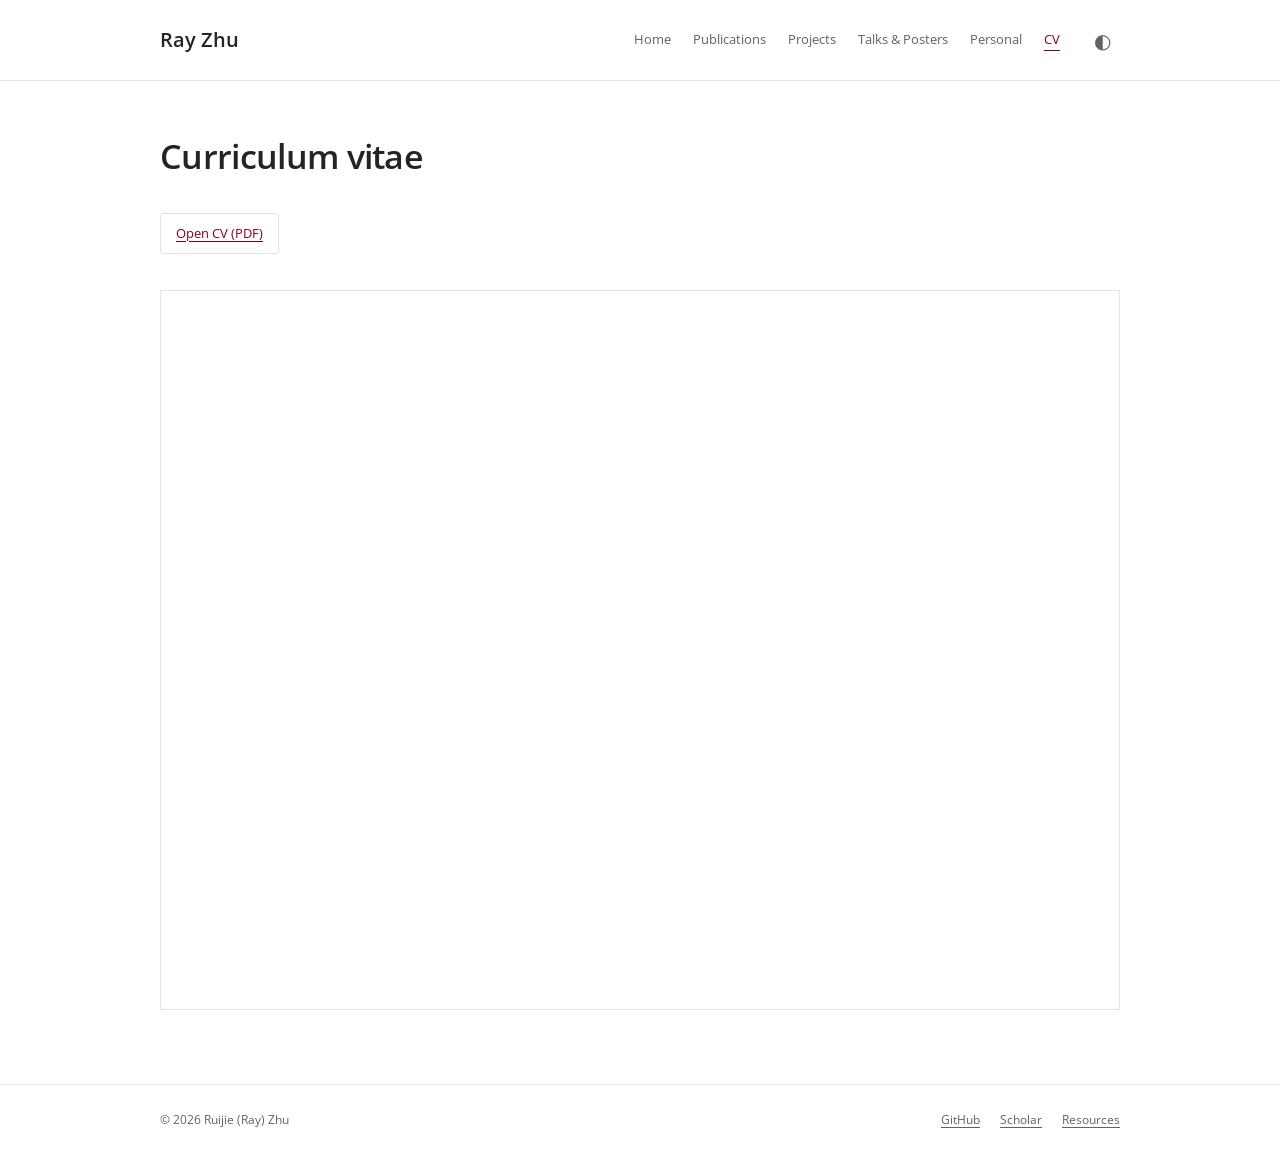
<file: resume.html>
<!DOCTYPE html>
<html lang="en">
<head>
    <meta charset="UTF-8">
    <meta name="viewport" content="width=device-width, initial-scale=1.0">
    <meta name="description" content="Resume of Ruijie (Ray) Zhu - PhD student at UChicago Pritzker School of Molecular Engineering.">
    <meta property="og:title" content="Ruijie (Ray) Zhu - Resume">
    <meta property="og:description" content="View and download Ray Zhu's resume.">
    <meta property="og:type" content="website">
    <title>Ray Zhu — Resume</title>
    <link rel="icon" type="image/svg+xml" href="favicon.svg">
    <meta name="color-scheme" content="light dark">
    <script src="theme-init.js"></script>
    <link rel="stylesheet" href="styles.css">
    <link rel="preconnect" href="https://fonts.googleapis.com">
    <link rel="preconnect" href="https://fonts.gstatic.com" crossorigin>
    <link href="https://fonts.googleapis.com/css2?family=Open+Sans:wght@300;400;500;600;700&display=swap" rel="stylesheet">
</head>
<body>
    <a class="skip-to-content" href="#main-content">Skip to content</a>

    <header class="site-header">
        <div class="header-inner">
            <a href="index.html" class="site-title" aria-label="Ray Zhu, home">Ray Zhu</a>
            <nav class="site-nav" aria-label="Main navigation">
                <button class="nav-toggle" id="nav-toggle" type="button" aria-label="Open navigation" aria-expanded="false" aria-controls="nav-links">Menu <span aria-hidden="true">☰</span></button>
                <ul class="nav-links" id="nav-links">
                    <li><a href="index.html">Home</a></li>
                    <li><a href="publications.html">Publications</a></li>
                    <li><a href="project.html">Projects</a></li>
                    <li><a href="poster.html">Talks & Posters</a></li>
                    <li><a href="hobby.html">Personal</a></li>
                    <li><a href="resume.html" class="active" aria-current="page">CV</a></li>
                </ul>
                <button class="theme-toggle" id="theme-toggle" type="button" aria-label="Switch to dark mode"><span aria-hidden="true">◐</span></button>
            </nav>
        </div>
    </header>

    <main id="main-content" class="content">
        <section class="section resume-section">
            <div class="page-heading"><h1>Curriculum vitae</h1></div>
            <p><a href="assets/pdfs/Resume.pdf" target="_blank" rel="noopener" class="button button-primary">Open CV (PDF)</a></p>
            <iframe class="resume-embed" src="assets/pdfs/Resume.pdf" title="Resume PDF viewer"></iframe>
        </section>
    </main>

    <footer class="site-footer">
        <div class="footer-inner"><p>&copy; 2026 Ruijie (Ray) Zhu </p>
        <div class="footer-links"><a href="https://github.com/Ray16" target="_blank" rel="noopener">GitHub</a><a href="https://scholar.google.com/citations?user=3KJaM3sAAAAJ&amp;hl=en" target="_blank" rel="noopener">Scholar</a><a href="link.html">Resources</a></div></div>
    </footer>

    <script src="nav.js" defer></script>
</body>
</html>
</file>
<file: styles.css>
:root {
    color-scheme: light;
    --accent: #800020;
    --accent-hover: #510015;
    --ink: #242424;
    --muted: #626262;
    --paper: #fff;
    --surface: #fff;
    --line: #e3e3e3;
    --font-body: 'Open Sans', Arial, sans-serif;
    --content-width: 960px;
}
[data-theme="dark"] {
    color-scheme: dark;
    --accent: #e7acba;
    --accent-hover: #ffd6df;
    --ink: #e6e6e6;
    --muted: #b2b2b2;
    --paper: #1c1d1f;
    --surface: #1c1d1f;
    --line: #393b3e;
}
* { box-sizing: border-box; }
html { scroll-behavior: smooth; scroll-padding-top: 30px; }
body { margin: 0; background: var(--paper); color: var(--ink); font: 15px/1.8 var(--font-body); -webkit-font-smoothing: antialiased; }
a { color: var(--accent); text-decoration-thickness: 1px; text-underline-offset: 3px; }
a:hover { color: var(--accent-hover); }
a:focus-visible, button:focus-visible, summary:focus-visible { outline: 2px solid var(--accent); outline-offset: 4px; }
button { font: inherit; cursor: pointer; }
img { max-width: 100%; height: auto; display: block; }
figure, h1, h2, h3, p { margin: 0; }
p { margin-bottom: 16px; }
h1, h2, h3 { line-height: 1.4; letter-spacing: -.02em; font-weight: 600; }
h1 { font-size: 30px; margin-bottom: 22px; }
h2 { font-size: 21px; margin-bottom: 20px; }
h3 { font-size: 16px; margin-bottom: 10px; }
[hidden] { display: none !important; }
.skip-to-content { position: fixed; top: -100px; left: 20px; padding: 10px 16px; background: var(--paper); z-index: 200; }
.skip-to-content:focus { top: 8px; }
.site-header { border-bottom: 1px solid var(--line); }
.header-inner { max-width: 1024px; padding: 0 32px; min-height: 80px; margin: auto; display: flex; align-items: center; justify-content: space-between; gap: 24px; position: relative; }
.site-title { color: var(--ink); font-size: 18px; font-weight: 600; text-decoration: none; white-space: nowrap; }
.site-nav { display: flex; align-items: center; gap: 24px; }
.nav-links { list-style: none; display: flex; align-items: center; gap: 22px; padding: 0; margin: 0; }
.nav-links a { font-size: 12px; color: var(--muted); text-decoration: none; padding: 14px 0; display: block; white-space: nowrap; }
.nav-links a.active, .nav-links a:hover { color: var(--accent); text-decoration: underline; text-underline-offset: 6px; }
.theme-toggle { width: 36px; height: 36px; flex-shrink: 0; border: 0; background: transparent; color: var(--muted); font-size: 20px; }
.theme-toggle:hover { color: var(--accent); }
.nav-toggle { display: none; }
.content { width: min(var(--content-width), calc(100% - 64px)); margin: auto; padding: 52px 0 64px; min-height: 70vh; }
.section { margin-bottom: 46px; }
.section:last-child { margin-bottom: 0; }
.page-heading { margin-bottom: 32px; }
.page-heading h1 { margin: 0; }
.section-heading { display: flex; align-items: baseline; justify-content: space-between; gap: 20px; margin-bottom: 20px; }
.section-heading h2 { margin: 0; }
.section-heading a { font-size: 13px; }
.entry-meta { color: var(--muted); font-size: 12px; margin-bottom: 8px; }
.intro-section { margin-bottom: 44px; }
.intro-layout { display: grid; grid-template-columns: minmax(0,1fr) 200px; gap: 48px; align-items: start; }
.intro-text h1 { margin-bottom: 20px; }
.intro-photo img { width: 200px; height: auto; object-fit: contain; border-radius: 0; }
.social-links { display: flex; flex-wrap: wrap; gap: 18px; margin: 20px 0 12px; font-size: 13px; }
.email-contact { display: flex; flex-wrap: wrap; align-items: center; gap: 8px 14px; font-size: 13px; }
#copy-email { border: 1px solid var(--line); padding: 2px 9px; border-radius: 3px; font-size: 11px; background: transparent; color: var(--muted); }
#copy-email:hover { color: var(--accent); border-color: var(--accent); }
#email-status { color: var(--muted); font-size: 11px; }
.selected-papers { margin: 0; padding-left: 22px; }
.selected-papers li { padding-left: 4px; margin-bottom: 18px; }
.selected-papers a { color: var(--ink); }
.selected-papers a:hover { color: var(--accent); }
.selected-papers p { font-size: 12px; color: var(--muted); margin: 4px 0 0; }
.news-section { border-top: 1px solid var(--line); padding-top: 30px; }
.news-filter { display: flex; flex-wrap: wrap; gap: 5px 15px; margin-bottom: 18px; }
.news-filter-btn { background: transparent; border: 0; color: var(--muted); font-size: 12px; padding: 6px 0; min-height: 36px; }
.news-filter-btn:hover, .news-filter-btn.active { color: var(--accent); text-decoration: underline; text-underline-offset: 5px; }
.news-year { font-size: 12px; font-weight: 600; color: var(--muted); margin: 20px 0 8px; }
.news-year-group.hidden { display: none; }
.news-year-group p { font-size: 13px; margin-bottom: 14px; line-height: 1.8; }
.js .news-year-group p { display: grid; grid-template-columns: 90px minmax(0,1fr); gap: 16px; }
.news-year-group time { font-size: 12px; color: var(--muted); }
.news-description { min-width: 0; }
.news-description a { overflow-wrap: anywhere; }
.news-status { color: var(--muted); font-size: 11px; margin-top: 22px; }
.about-section { max-width: 80ch; }
.career-details { margin-top: 24px; border-top: 1px solid var(--line); }
summary { cursor: pointer; font-size: 13px; padding: 14px 0; }
.career-content { padding-bottom: 12px; }
.career-content p { font-size: 12px; color: var(--muted); margin-bottom: 10px; }
.pub-stats { font-size: 13px; margin: 0 0 30px; }
.pub-year-heading { font-size: 18px; margin: 36px 0 4px; padding-bottom: 10px; border-bottom: 1px solid var(--line); }
.pub-item { padding: 22px 0; display: grid; grid-template-columns: minmax(0,1fr); gap: 20px; }
.pub-item:has(.pub-thumb) { grid-template-columns: 145px minmax(0,1fr); }
.pub-thumb { width: 145px; align-self: start; }
.pub-thumb img { width: 145px; max-height: 125px; object-fit: contain; }
.pub-thumb-label { display: none; }
.pub-thumb figcaption { font-size: 10px; color: var(--muted); margin-top: 5px; }
.pub-body { min-width: 0; }
.pub-title { font-size: 15px; line-height: 1.6; margin-bottom: 7px; }
.pub-title a { color: var(--ink); text-decoration: none; }
.pub-title a:hover { color: var(--accent); text-decoration: underline; }
.pub-authors { font-size: 12px; color: var(--muted); margin-bottom: 5px; }
.pub-authors strong { color: var(--ink); }
.pub-meta { font-size: 12px; color: var(--muted); margin-bottom: 0; }
.pub-tag { font-size: 11px; margin-left: 8px; }
.pub-sep { padding: 0 5px; }
.project-grid, .poster-grid, .talk-list { display: block; }
.project-card, .poster-card, .talk-card { padding: 24px 0; border-bottom: 1px solid var(--line); }
.project-card:first-child, .poster-card:first-child, .talk-card:first-child { padding-top: 0; }
.project-body, .poster-body { padding: 0; }
.project-body h3, .poster-body h2, .talk-card h2 { font-size: 16px; font-weight: 600; margin: 0 0 10px; }
.project-body p, .poster-body p, .talk-card p { font-size: 13px; max-width: 80ch; }
.project-links { display: flex; flex-wrap: wrap; gap: 18px; font-size: 12px; }
.talk-card > a { font-size: 12px; }
.talk-tabs { display: flex; gap: 24px; margin-bottom: 30px; border-bottom: 1px solid var(--line); }
.talk-tabs a { font-size: 13px; padding: 0 0 10px; text-decoration: none; }
.talk-tabs a[aria-current="page"] { color: var(--ink); border-bottom: 1px solid var(--ink); }
.page-section > h2 { margin-top: 30px; }
.page-section > p { max-width: 80ch; }
.resource-list { display: grid; grid-template-columns: 1fr 1fr; column-gap: 32px; }
.resource-list p { margin-bottom: 12px; font-size: 13px; }
.resource-list a { display: block; padding: 5px 0; }
.race-grid { display: grid; grid-template-columns: 1fr 1fr; gap: 18px 32px; margin: 24px 0; }
.race-grid p { font-size: 12px; margin: 0; }
.personal-best { margin: 30px 0; }
.personal-best p { color: var(--muted); font-size: 13px; }
.button { display: inline-block; padding: 8px 15px; border: 1px solid var(--line); border-radius: 3px; font-size: 13px; }
.resume-embed { width: 100%; height: 80vh; min-height: 450px; border: 1px solid var(--line); margin-top: 20px; }
.site-footer { border-top: 1px solid var(--line); padding: 24px 0; font-size: 11px; color: var(--muted); }
.footer-inner { width: min(var(--content-width), calc(100% - 64px)); margin: auto; display: flex; flex-wrap: wrap; justify-content: space-between; gap: 18px; }
.footer-inner p { margin: 0; }
.footer-links { display: flex; gap: 20px; }
.footer-links a { color: var(--muted); }
.scroll-top { position: fixed; bottom: 20px; right: 20px; width: 38px; height: 38px; border: 1px solid var(--line); background: var(--paper); color: var(--muted); opacity: 0; visibility: hidden; transition: opacity .15s, visibility .15s; }
.scroll-top.visible { opacity: 1; visibility: visible; }
@media (max-width: 850px) {
    .site-nav { gap: 14px; }
    .nav-links { gap: 14px; }
    .intro-layout { grid-template-columns: minmax(0,1fr) 170px; gap: 30px; }
    .intro-photo img { width: 170px; height: auto; }
}
@media (max-width: 760px) {
    .header-inner { min-height: 68px; flex-wrap: wrap; }
    .site-nav { margin-left: auto; flex-wrap: wrap; justify-content: end; }
    .nav-links { flex-wrap: wrap; width: 100%; padding-bottom: 12px; }
    .theme-toggle { display: none; }
    .js .theme-toggle { display: block; }
    .js .nav-toggle { display: flex; align-items: center; gap: 10px; min-height: 40px; border: 0; background: transparent; color: var(--ink); font-size: 12px; }
    .js .nav-links { position: absolute; top: 100%; left: 0; right: 0; z-index: 100; padding: 12px 32px 18px; flex-direction: column; align-items: stretch; gap: 0; background: var(--paper); border-bottom: 1px solid var(--line); visibility: hidden; opacity: 0; transition: opacity .15s, visibility .15s; }
    .js .nav-links.active { visibility: visible; opacity: 1; }
    .js .nav-links a { font-size: 14px; padding: 10px 0; }
    .content { padding-top: 36px; }
    .resource-list { grid-template-columns: 1fr; }
}
@media (max-width: 540px) {
    .content, .footer-inner { width: calc(100% - 40px); }
    .header-inner { padding: 0 20px; }
    .intro-layout { display: flex; flex-direction: column-reverse; gap: 24px; }
    .intro-photo img { width: 125px; height: auto; }
    h1 { font-size: 27px; }
    .intro-text p { font-size: 14px; }
    .section { margin-bottom: 36px; }
    .section-heading { flex-wrap: wrap; gap: 10px; }
    .js .news-year-group p { grid-template-columns: 1fr; gap: 2px; }
    .pub-item:has(.pub-thumb) { grid-template-columns: 1fr; }
    .pub-thumb, .pub-thumb img { width: 160px; }
    .race-grid { grid-template-columns: 1fr; }
    .email-contact { gap: 8px 12px; }
    #email-status:not(:empty) { flex-basis: 100%; }
}
@media (prefers-reduced-motion: reduce) {
    html { scroll-behavior: auto; }
    *, *::before, *::after { animation: none !important; transition: none !important; }
}
@media print {
    .site-header, .site-footer, .scroll-top, .news-filter, #copy-email { display: none !important; }
    :root, [data-theme="dark"] { --paper: #fff; --ink: #000; --muted: #444; --accent: #800020; }
    .content { width: 100%; padding: 0; }
    .news-year-group.hidden { display: block; }
    .pub-item, .project-card, .poster-card { break-inside: avoid; }
}
/* Readable text sizes throughout the site. */
body { font-size: 17px; line-height: 1.8; }
h1 { font-size: 34px; }
h2 { font-size: 24px; }
h3 { font-size: 18px; }
.site-title { font-size: 20px; }
.nav-links a { font-size: 13px; }
.social-links, .email-contact { font-size: 15px; }
#copy-email { font-size: 13px; padding: 3px 10px; }
#email-status, .news-status { font-size: 13px; }
.section-heading a { font-size: 14px; }
.selected-papers p, .entry-meta { font-size: 14px; }
.news-filter-btn { font-size: 14px; }
.news-year-group p { font-size: 15px; }
.news-year-group time, .news-year { font-size: 14px; }
.pub-title { font-size: 17px; }
.pub-authors { font-size: 14px; }
.pub-meta { font-size: 13px; }
.pub-stats { font-size: 15px; }
.pub-year-heading { font-size: 21px; }
.project-body h3, .poster-body h2, .talk-card h2, .talk-card h3 { font-size: 18px; }
.project-body p, .poster-body p, .talk-card p, .resource-list p { font-size: 15px; }
.project-links, .talk-card > a, .talk-tabs a { font-size: 14px; }
.race-grid p, .personal-best p, .career-content p, summary { font-size: 14px; }
.site-footer { font-size: 12px; }
@media (max-width: 540px) {
    h1 { font-size: 30px; }
    .intro-text p { font-size: 16px; }
}

.project-card:has(.project-paper-figure) { display: grid; grid-template-columns: 170px minmax(0,1fr); gap: 28px; }
.project-paper-figure img { width: 170px; height: auto; max-height: 160px; object-fit: contain; }
.project-paper-figure figcaption { font-size: 11px; color: var(--muted); margin-top: 6px; }
@media (max-width: 540px) { .project-card:has(.project-paper-figure) { grid-template-columns: 1fr; gap: 18px; } }
</file>
